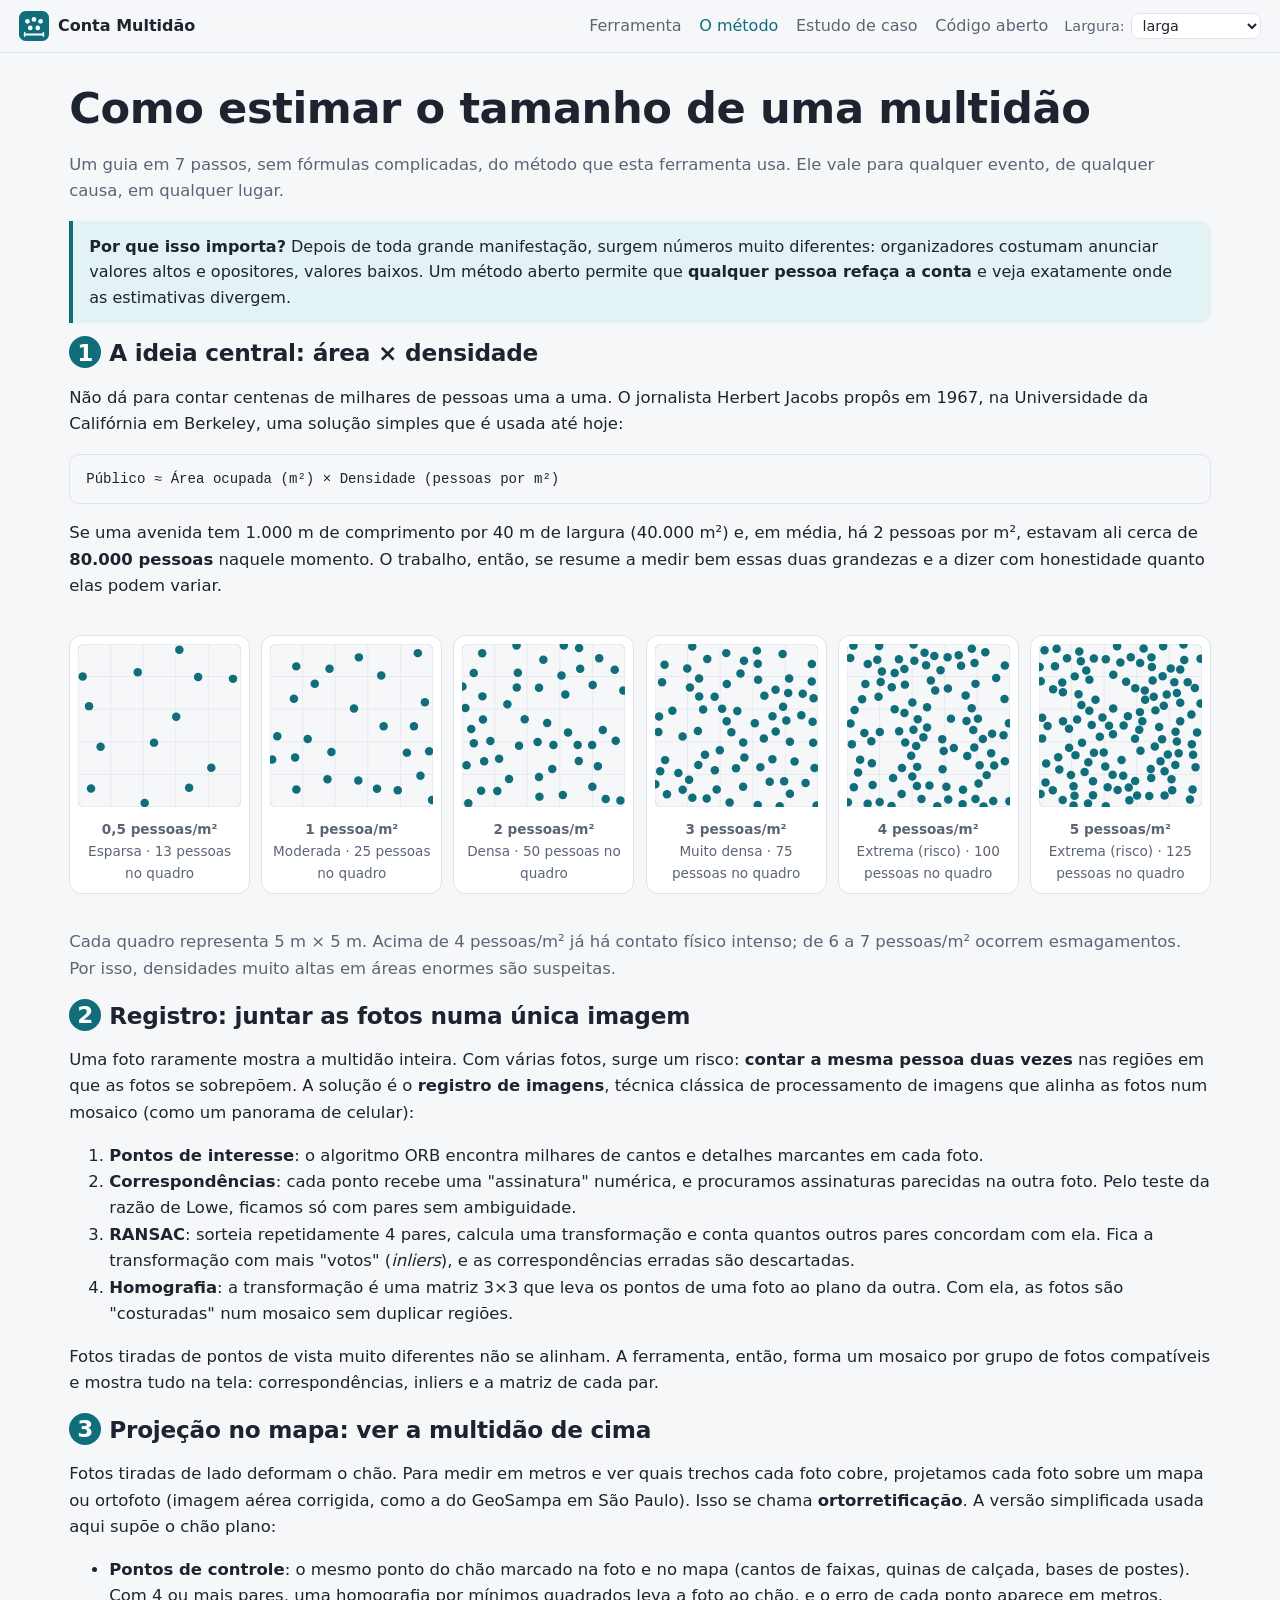
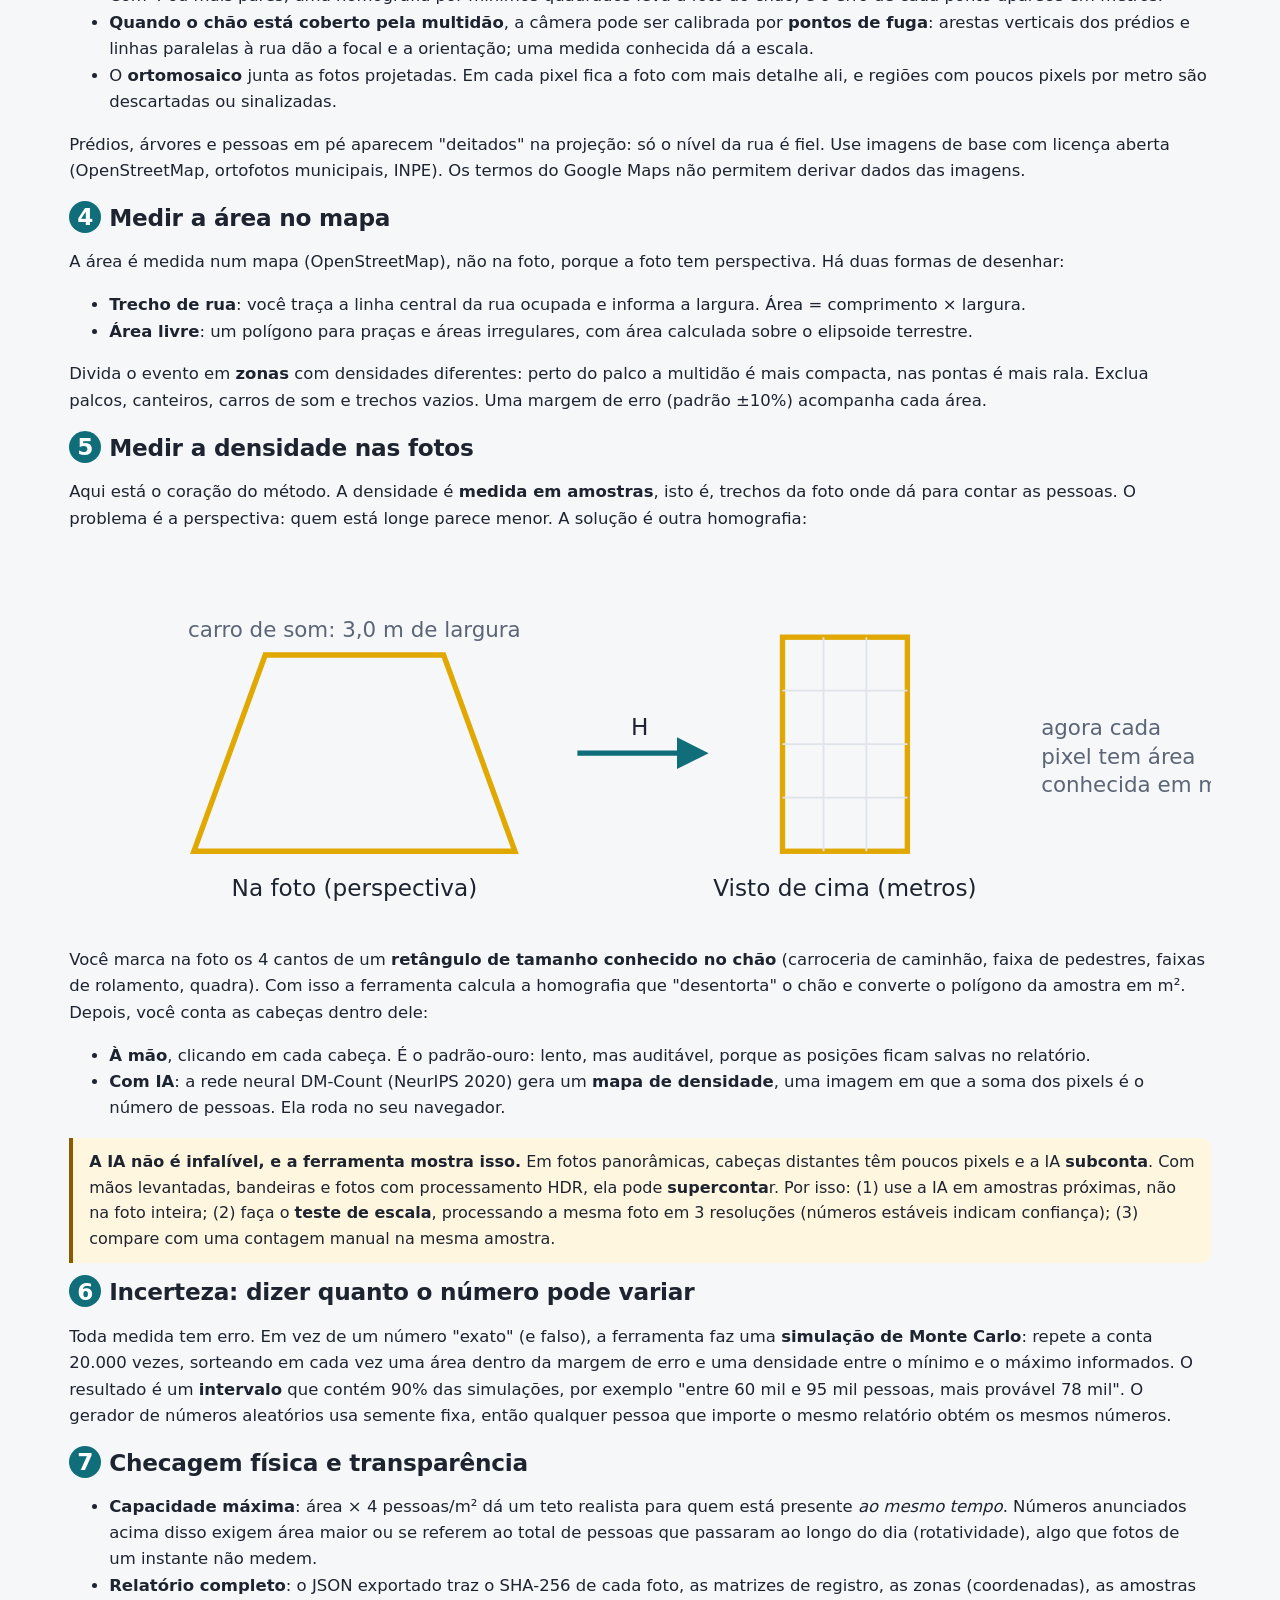
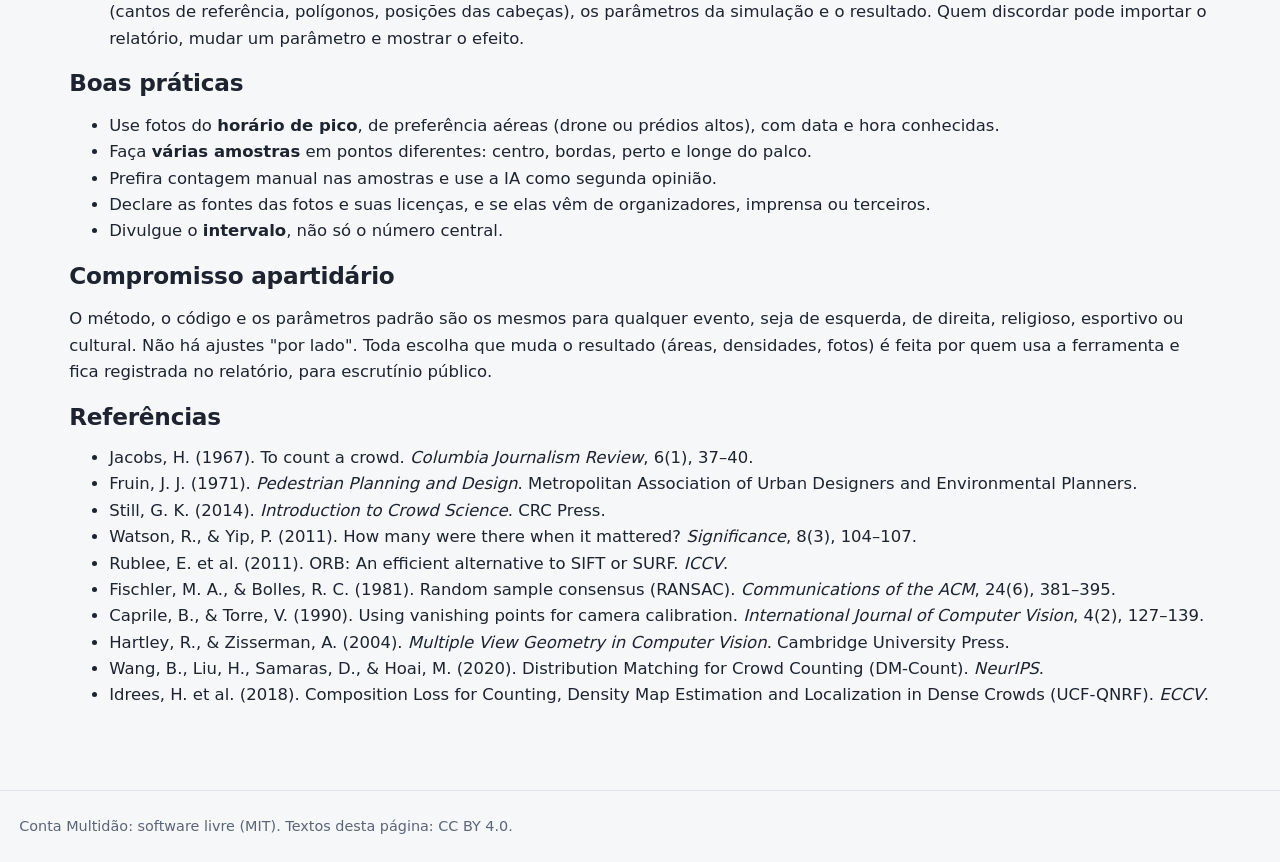
<file: docs/metodo.html>
<!doctype html>
<html lang="pt-BR">
<head>
  <meta charset="utf-8">
  <meta name="viewport" content="width=device-width, initial-scale=1">
  <title>O método: como estimar o tamanho de uma multidão | Conta Multidão</title>
  <meta name="description" content="Explicação didática do método científico de estimativa de público: registro de imagens, área × densidade, homografia, inteligência artificial e incerteza.">
  <link rel="icon" href="assets/icone.svg" type="image/svg+xml">
  <link rel="stylesheet" href="assets/css/estilo.css">
</head>
<body>
<header class="topo">
  <div class="conteudo">
    <a class="marca" href="./"><img src="assets/icone.svg" alt="" width="30" height="30"> Conta Multidão</a>
    <nav>
      <a href="./">Ferramenta</a>
      <a href="metodo.html" aria-current="page">O método</a>
      <a href="casos/paulista-2026-10-11.html">Estudo de caso</a>
      <a href="https://github.com/fzampirolli/conta-multidao">Código aberto</a>
    </nav>
      <label class="largura" title="Largura das páginas e áreas de trabalho (vale para todo o site)">Largura:
        <select id="largura-trabalho"><option value="normal">normal</option><option value="larga">larga</option><option value="janela">janela inteira</option></select></label>
  </div>
</header>

<main class="artigo">
  <h1>Como estimar o tamanho de uma multidão</h1>
  <p class="lead suave">Um guia em 7 passos, sem fórmulas complicadas, do método que esta ferramenta usa.
    Ele vale para qualquer evento, de qualquer causa, em qualquer lugar.</p>

  <div class="explica">
    <b>Por que isso importa?</b> Depois de toda grande manifestação, surgem números muito diferentes:
    organizadores costumam anunciar valores altos e opositores, valores baixos. Um método aberto
    permite que <b>qualquer pessoa refaça a conta</b> e veja exatamente onde as estimativas divergem.
  </div>

  <h2><span class="passo-num">1</span>A ideia central: área × densidade</h2>
  <p>Não dá para contar centenas de milhares de pessoas uma a uma. O jornalista Herbert Jacobs propôs em 1967, na
    Universidade da Califórnia em Berkeley, uma solução simples que é usada até hoje:</p>
  <div class="formula">Público ≈ Área ocupada (m²) × Densidade (pessoas por m²)</div>
  <p>Se uma avenida tem 1.000 m de comprimento por 40 m de largura (40.000 m²) e, em média, há 2 pessoas por m²,
    estavam ali cerca de <b>80.000 pessoas</b> naquele momento. O trabalho, então, se resume a medir bem
    essas duas grandezas e a dizer com honestidade quanto elas podem variar.</p>
  <div class="guia-densidade" id="guia"></div>
  <p class="pequeno suave">Cada quadro representa 5 m × 5 m. Acima de 4 pessoas/m² já há contato físico intenso;
    de 6 a 7 pessoas/m² ocorrem esmagamentos. Por isso, densidades muito altas em áreas enormes são suspeitas.</p>

  <h2><span class="passo-num">2</span>Registro: juntar as fotos numa única imagem</h2>
  <p>Uma foto raramente mostra a multidão inteira. Com várias fotos, surge um risco: <b>contar a mesma pessoa duas vezes</b>
    nas regiões em que as fotos se sobrepõem. A solução é o <b>registro de imagens</b>, técnica clássica de
    processamento de imagens que alinha as fotos num mosaico (como um panorama de celular):</p>
  <ol>
    <li><b>Pontos de interesse</b>: o algoritmo ORB encontra milhares de cantos e detalhes marcantes em cada foto.</li>
    <li><b>Correspondências</b>: cada ponto recebe uma "assinatura" numérica, e procuramos assinaturas parecidas na outra foto.
      Pelo teste da razão de Lowe, ficamos só com pares sem ambiguidade.</li>
    <li><b>RANSAC</b>: sorteia repetidamente 4 pares, calcula uma transformação e conta quantos outros pares concordam com ela.
      Fica a transformação com mais "votos" (<i>inliers</i>), e as correspondências erradas são descartadas.</li>
    <li><b>Homografia</b>: a transformação é uma matriz 3×3 que leva os pontos de uma foto ao plano da outra.
      Com ela, as fotos são "costuradas" num mosaico sem duplicar regiões.</li>
  </ol>
  <p>Fotos tiradas de pontos de vista muito diferentes não se alinham. A ferramenta, então, forma um mosaico por grupo
    de fotos compatíveis e mostra tudo na tela: correspondências, inliers e a matriz de cada par.</p>

  <h2><span class="passo-num">3</span>Projeção no mapa: ver a multidão de cima</h2>
  <p>Fotos tiradas de lado deformam o chão. Para medir em metros e ver quais trechos cada foto cobre, projetamos cada foto
    sobre um mapa ou ortofoto (imagem aérea corrigida, como a do GeoSampa em São Paulo). Isso se chama <b>ortorretificação</b>.
    A versão simplificada usada aqui supõe o chão plano:</p>
  <ul>
    <li><b>Pontos de controle</b>: o mesmo ponto do chão marcado na foto e no mapa (cantos de faixas, quinas de calçada, bases de postes).
      Com 4 ou mais pares, uma homografia por mínimos quadrados leva a foto ao chão, e o erro de cada ponto aparece em metros.</li>
    <li><b>Quando o chão está coberto pela multidão</b>, a câmera pode ser calibrada por <b>pontos de fuga</b>: arestas verticais
      dos prédios e linhas paralelas à rua dão a focal e a orientação; uma medida conhecida dá a escala.</li>
    <li>O <b>ortomosaico</b> junta as fotos projetadas. Em cada pixel fica a foto com mais detalhe ali, e regiões com poucos pixels
      por metro são descartadas ou sinalizadas.</li>
  </ul>
  <p>Prédios, árvores e pessoas em pé aparecem "deitados" na projeção: só o nível da rua é fiel. Use imagens de base com licença
    aberta (OpenStreetMap, ortofotos municipais, INPE). Os termos do Google Maps não permitem derivar dados das imagens.</p>

  <h2><span class="passo-num">4</span>Medir a área no mapa</h2>
  <p>A área é medida num mapa (OpenStreetMap), não na foto, porque a foto tem perspectiva. Há duas formas de desenhar:</p>
  <ul>
    <li><b>Trecho de rua</b>: você traça a linha central da rua ocupada e informa a largura. Área = comprimento × largura.</li>
    <li><b>Área livre</b>: um polígono para praças e áreas irregulares, com área calculada sobre o elipsoide terrestre.</li>
  </ul>
  <p>Divida o evento em <b>zonas</b> com densidades diferentes: perto do palco a multidão é mais compacta, nas pontas
    é mais rala. Exclua palcos, canteiros, carros de som e trechos vazios. Uma margem de erro (padrão ±10%) acompanha
    cada área.</p>

  <h2><span class="passo-num">5</span>Medir a densidade nas fotos</h2>
  <p>Aqui está o coração do método. A densidade é <b>medida em amostras</b>, isto é, trechos da foto onde dá para contar as pessoas.
    O problema é a perspectiva: quem está longe parece menor. A solução é outra homografia:</p>
  <svg viewBox="0 0 640 210" role="img" aria-label="Homografia: retângulo em perspectiva vira retângulo visto de cima" style="width:100%;color:var(--acento)">
    <polygon points="70,170 250,170 210,60 110,60" fill="none" stroke="#e0a800" stroke-width="3"/>
    <text x="160" y="195" text-anchor="middle" font-size="13" fill="var(--texto)">Na foto (perspectiva)</text>
    <text x="160" y="50" text-anchor="middle" font-size="12" fill="var(--suave)">carro de som: 3,0 m de largura</text>
    <path d="M285 115 h70" stroke="currentColor" stroke-width="3" marker-end="url(#seta)"/>
    <defs><marker id="seta" viewBox="0 0 10 10" refX="8" refY="5" markerWidth="6" markerHeight="6" orient="auto"><path d="M0 0L10 5L0 10z" fill="currentColor"/></marker></defs>
    <text x="320" y="105" text-anchor="middle" font-size="13" fill="var(--texto)">H</text>
    <rect x="400" y="50" width="70" height="120" fill="none" stroke="#e0a800" stroke-width="3"/>
    <g stroke="var(--borda)"><path d="M400 80h70M400 110h70M400 140h70M423 50v120M447 50v120"/></g>
    <text x="435" y="195" text-anchor="middle" font-size="13" fill="var(--texto)">Visto de cima (metros)</text>
    <text x="545" y="105" font-size="12" fill="var(--suave)">agora cada</text>
    <text x="545" y="121" font-size="12" fill="var(--suave)">pixel tem área</text>
    <text x="545" y="137" font-size="12" fill="var(--suave)">conhecida em m²</text>
  </svg>
  <p>Você marca na foto os 4 cantos de um <b>retângulo de tamanho conhecido no chão</b> (carroceria de caminhão, faixa de
    pedestres, faixas de rolamento, quadra). Com isso a ferramenta calcula a homografia que "desentorta" o chão e converte
    o polígono da amostra em m². Depois, você conta as cabeças dentro dele:</p>
  <ul>
    <li><b>À mão</b>, clicando em cada cabeça. É o padrão-ouro: lento, mas auditável, porque as posições ficam salvas no relatório.</li>
    <li><b>Com IA</b>: a rede neural DM-Count (NeurIPS 2020) gera um <b>mapa de densidade</b>, uma imagem em que a soma dos pixels
      é o número de pessoas. Ela roda no seu navegador.</li>
  </ul>
  <div class="aviso"><b>A IA não é infalível, e a ferramenta mostra isso.</b> Em fotos panorâmicas, cabeças distantes têm poucos
    pixels e a IA <b>subconta</b>. Com mãos levantadas, bandeiras e fotos com processamento HDR, ela pode <b>superconta</b>r.
    Por isso: (1) use a IA em amostras próximas, não na foto inteira; (2) faça o <b>teste de escala</b>, processando a mesma foto
    em 3 resoluções (números estáveis indicam confiança); (3) compare com uma contagem manual na mesma amostra.</div>

  <h2><span class="passo-num">6</span>Incerteza: dizer quanto o número pode variar</h2>
  <p>Toda medida tem erro. Em vez de um número "exato" (e falso), a ferramenta faz uma <b>simulação de Monte Carlo</b>:
    repete a conta 20.000 vezes, sorteando em cada vez uma área dentro da margem de erro e uma densidade entre o mínimo e o
    máximo informados. O resultado é um <b>intervalo</b> que contém 90% das simulações, por exemplo
    "entre 60 mil e 95 mil pessoas, mais provável 78 mil". O gerador de números aleatórios usa semente fixa, então qualquer
    pessoa que importe o mesmo relatório obtém os mesmos números.</p>

  <h2><span class="passo-num">7</span>Checagem física e transparência</h2>
  <ul>
    <li><b>Capacidade máxima</b>: área × 4 pessoas/m² dá um teto realista para quem está presente <i>ao mesmo tempo</i>.
      Números anunciados acima disso exigem área maior ou se referem ao total de pessoas que passaram ao longo do dia
      (rotatividade), algo que fotos de um instante não medem.</li>
    <li><b>Relatório completo</b>: o JSON exportado traz o SHA-256 de cada foto, as matrizes de registro, as zonas (coordenadas),
      as amostras (cantos de referência, polígonos, posições das cabeças), os parâmetros da simulação e o resultado.
      Quem discordar pode importar o relatório, mudar um parâmetro e mostrar o efeito.</li>
  </ul>

  <h2>Boas práticas</h2>
  <ul>
    <li>Use fotos do <b>horário de pico</b>, de preferência aéreas (drone ou prédios altos), com data e hora conhecidas.</li>
    <li>Faça <b>várias amostras</b> em pontos diferentes: centro, bordas, perto e longe do palco.</li>
    <li>Prefira contagem manual nas amostras e use a IA como segunda opinião.</li>
    <li>Declare as fontes das fotos e suas licenças, e se elas vêm de organizadores, imprensa ou terceiros.</li>
    <li>Divulgue o <b>intervalo</b>, não só o número central.</li>
  </ul>

  <h2>Compromisso apartidário</h2>
  <p>O método, o código e os parâmetros padrão são os mesmos para qualquer evento, seja de esquerda, de direita, religioso,
    esportivo ou cultural. Não há ajustes "por lado". Toda escolha que muda o resultado (áreas, densidades, fotos) é feita
    por quem usa a ferramenta e fica registrada no relatório, para escrutínio público.</p>

  <h2>Referências</h2>
  <ul class="pequeno">
    <li>Jacobs, H. (1967). To count a crowd. <i>Columbia Journalism Review</i>, 6(1), 37–40.</li>
    <li>Fruin, J. J. (1971). <i>Pedestrian Planning and Design</i>. Metropolitan Association of Urban Designers and Environmental Planners.</li>
    <li>Still, G. K. (2014). <i>Introduction to Crowd Science</i>. CRC Press.</li>
    <li>Watson, R., &amp; Yip, P. (2011). How many were there when it mattered? <i>Significance</i>, 8(3), 104–107.</li>
    <li>Rublee, E. et al. (2011). ORB: An efficient alternative to SIFT or SURF. <i>ICCV</i>.</li>
    <li>Fischler, M. A., &amp; Bolles, R. C. (1981). Random sample consensus (RANSAC). <i>Communications of the ACM</i>, 24(6), 381–395.</li>
    <li>Caprile, B., &amp; Torre, V. (1990). Using vanishing points for camera calibration. <i>International Journal of Computer Vision</i>, 4(2), 127–139.</li>
    <li>Hartley, R., &amp; Zisserman, A. (2004). <i>Multiple View Geometry in Computer Vision</i>. Cambridge University Press.</li>
    <li>Wang, B., Liu, H., Samaras, D., &amp; Hoai, M. (2020). Distribution Matching for Crowd Counting (DM-Count). <i>NeurIPS</i>.</li>
    <li>Idrees, H. et al. (2018). Composition Loss for Counting, Density Map Estimation and Localization in Dense Crowds (UCF-QNRF). <i>ECCV</i>.</li>
  </ul>
</main>

<footer><div class="conteudo">Conta Multidão: software livre (MIT). Textos desta página: CC BY 4.0.</div></footer>
<script type="module">
  import { desenharGuia } from "./assets/js/densidades.js";
  import { iniciarLargura } from "./assets/js/largura.js";
  iniciarLargura();
  desenharGuia(document.getElementById("guia"));
</script>
</body>
</html>
</file>
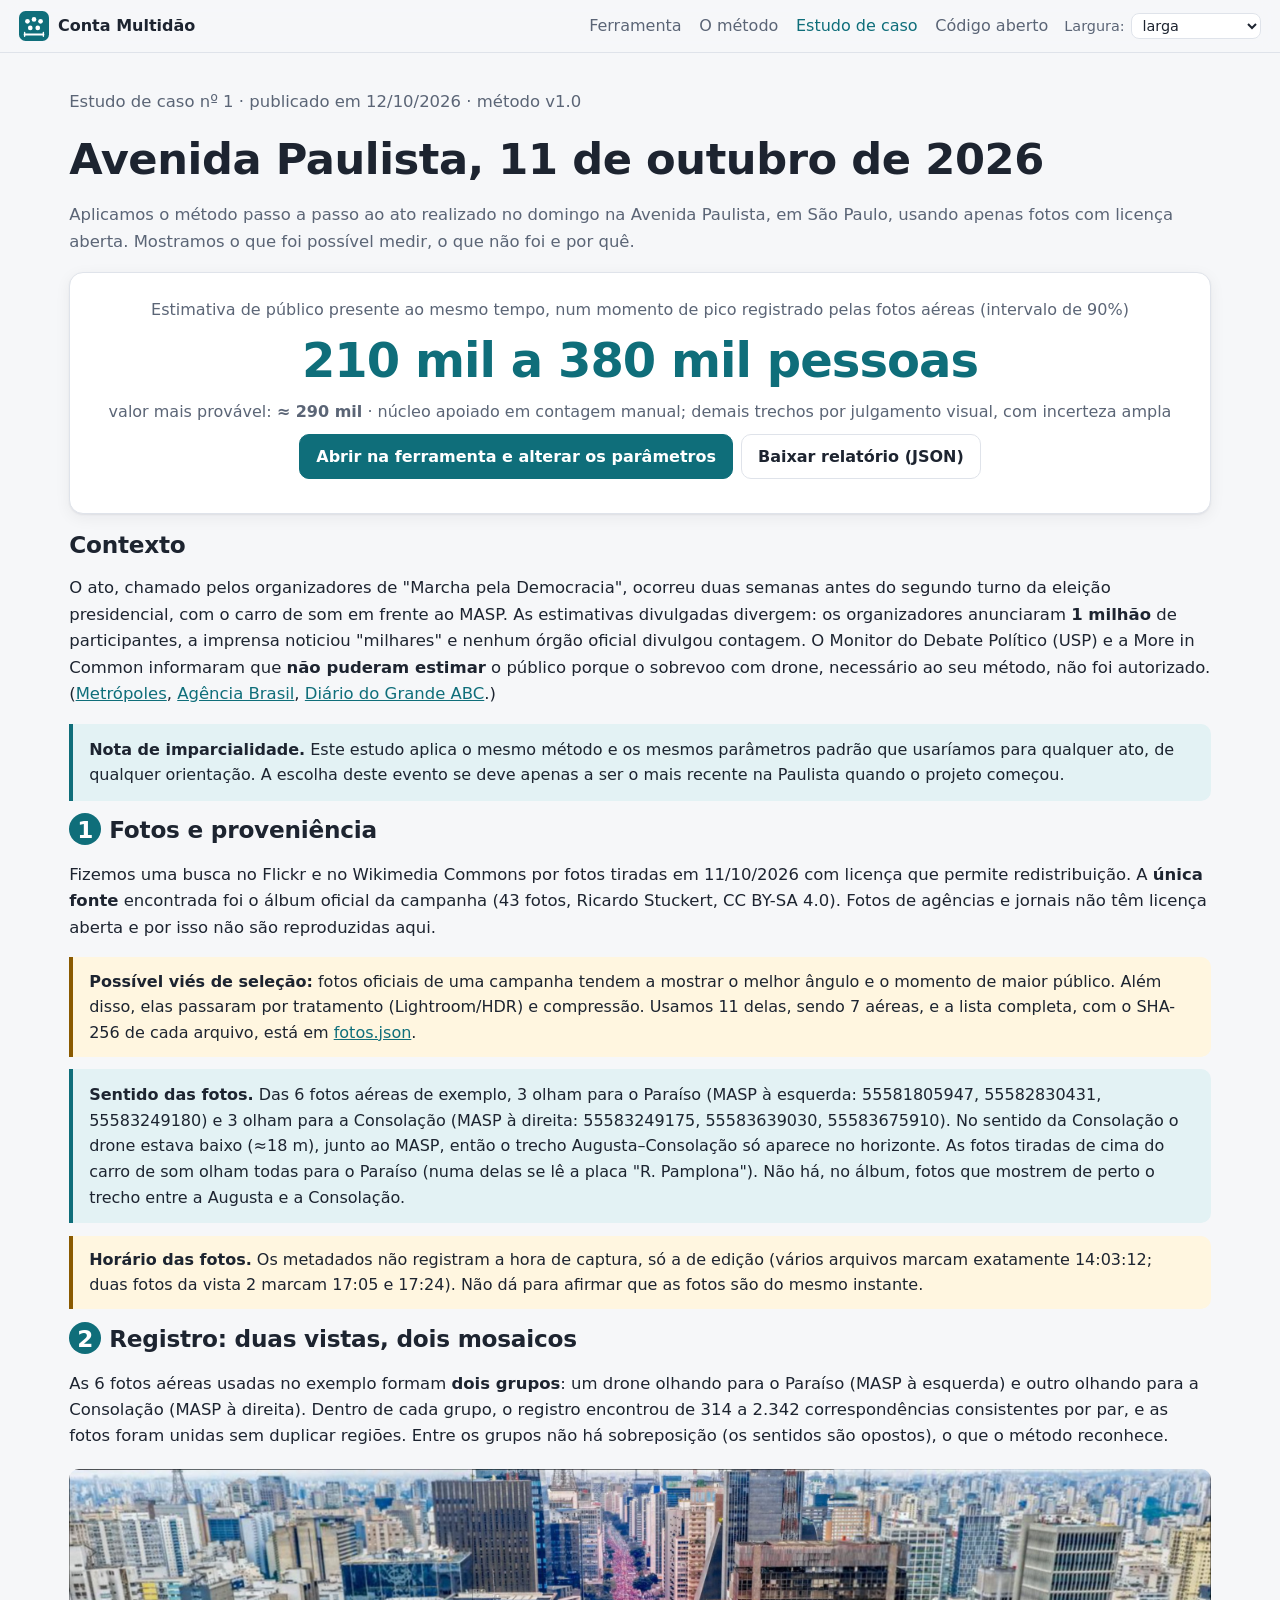
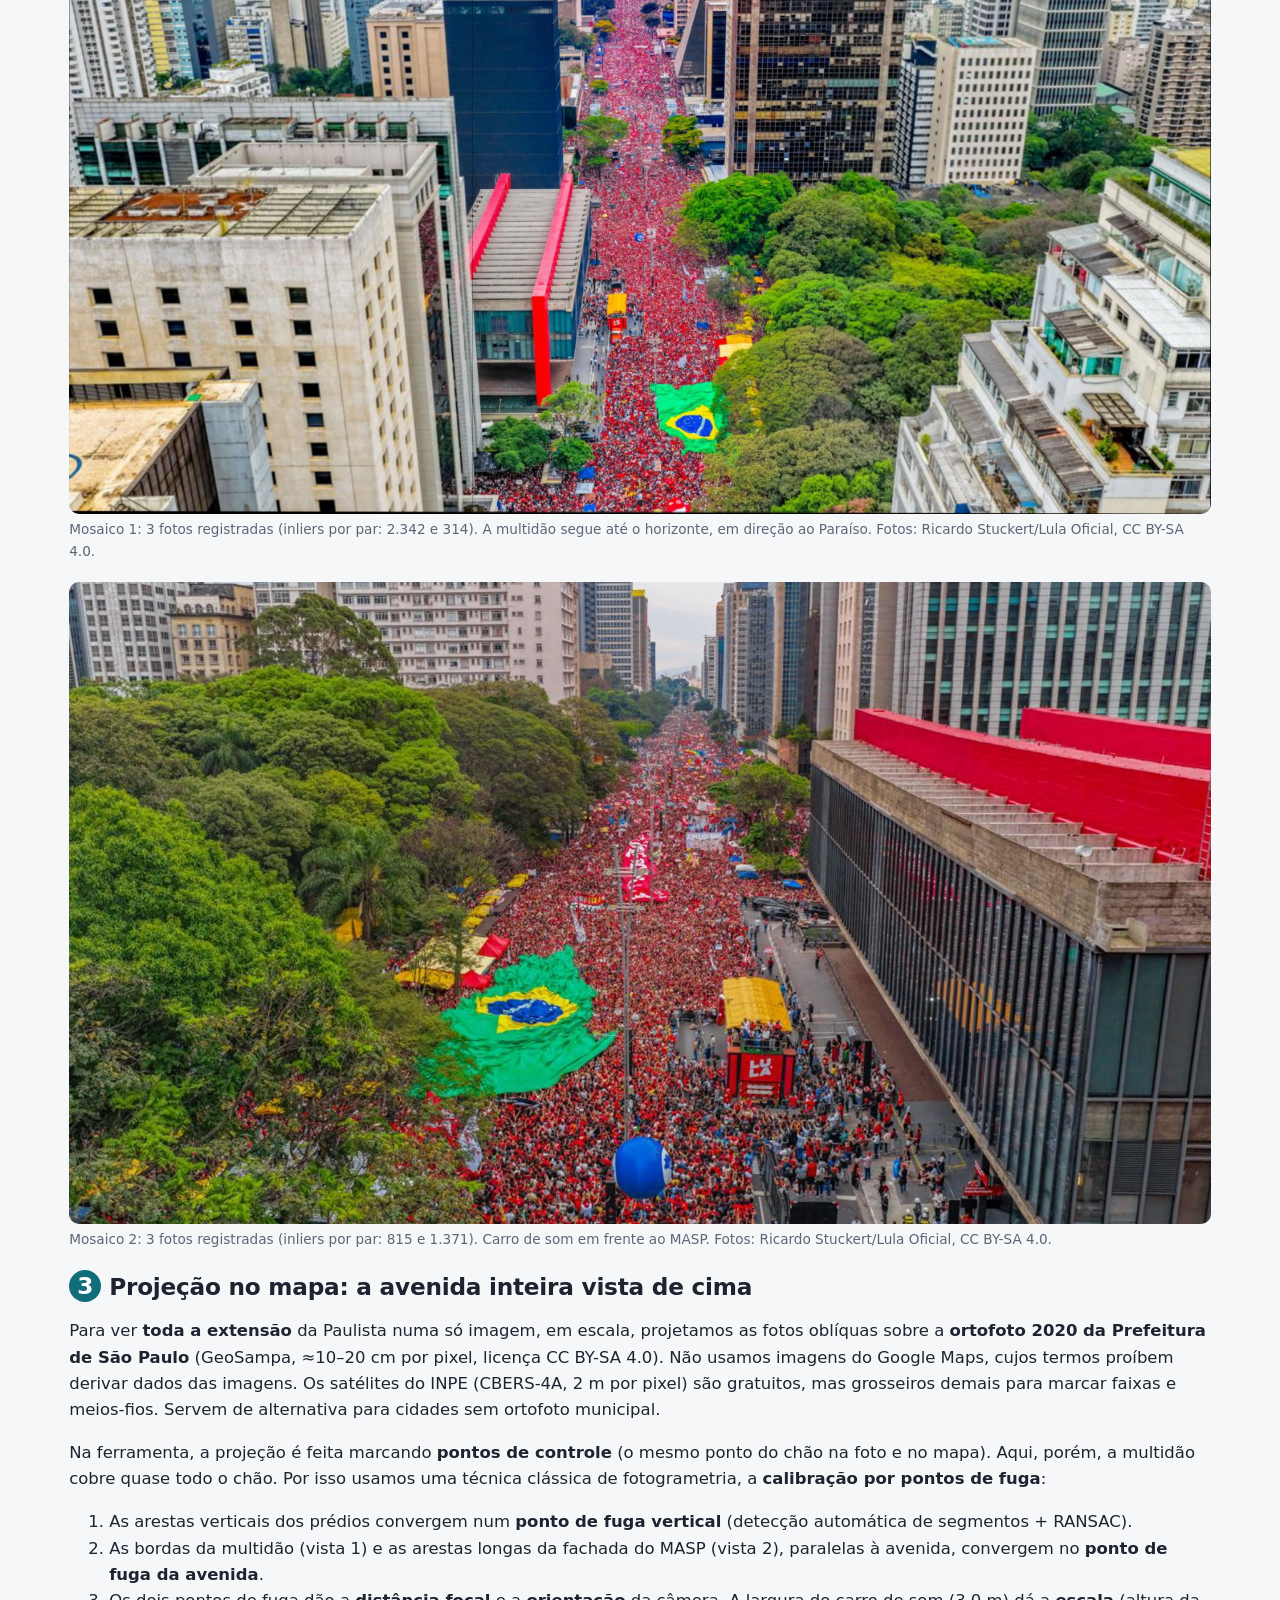
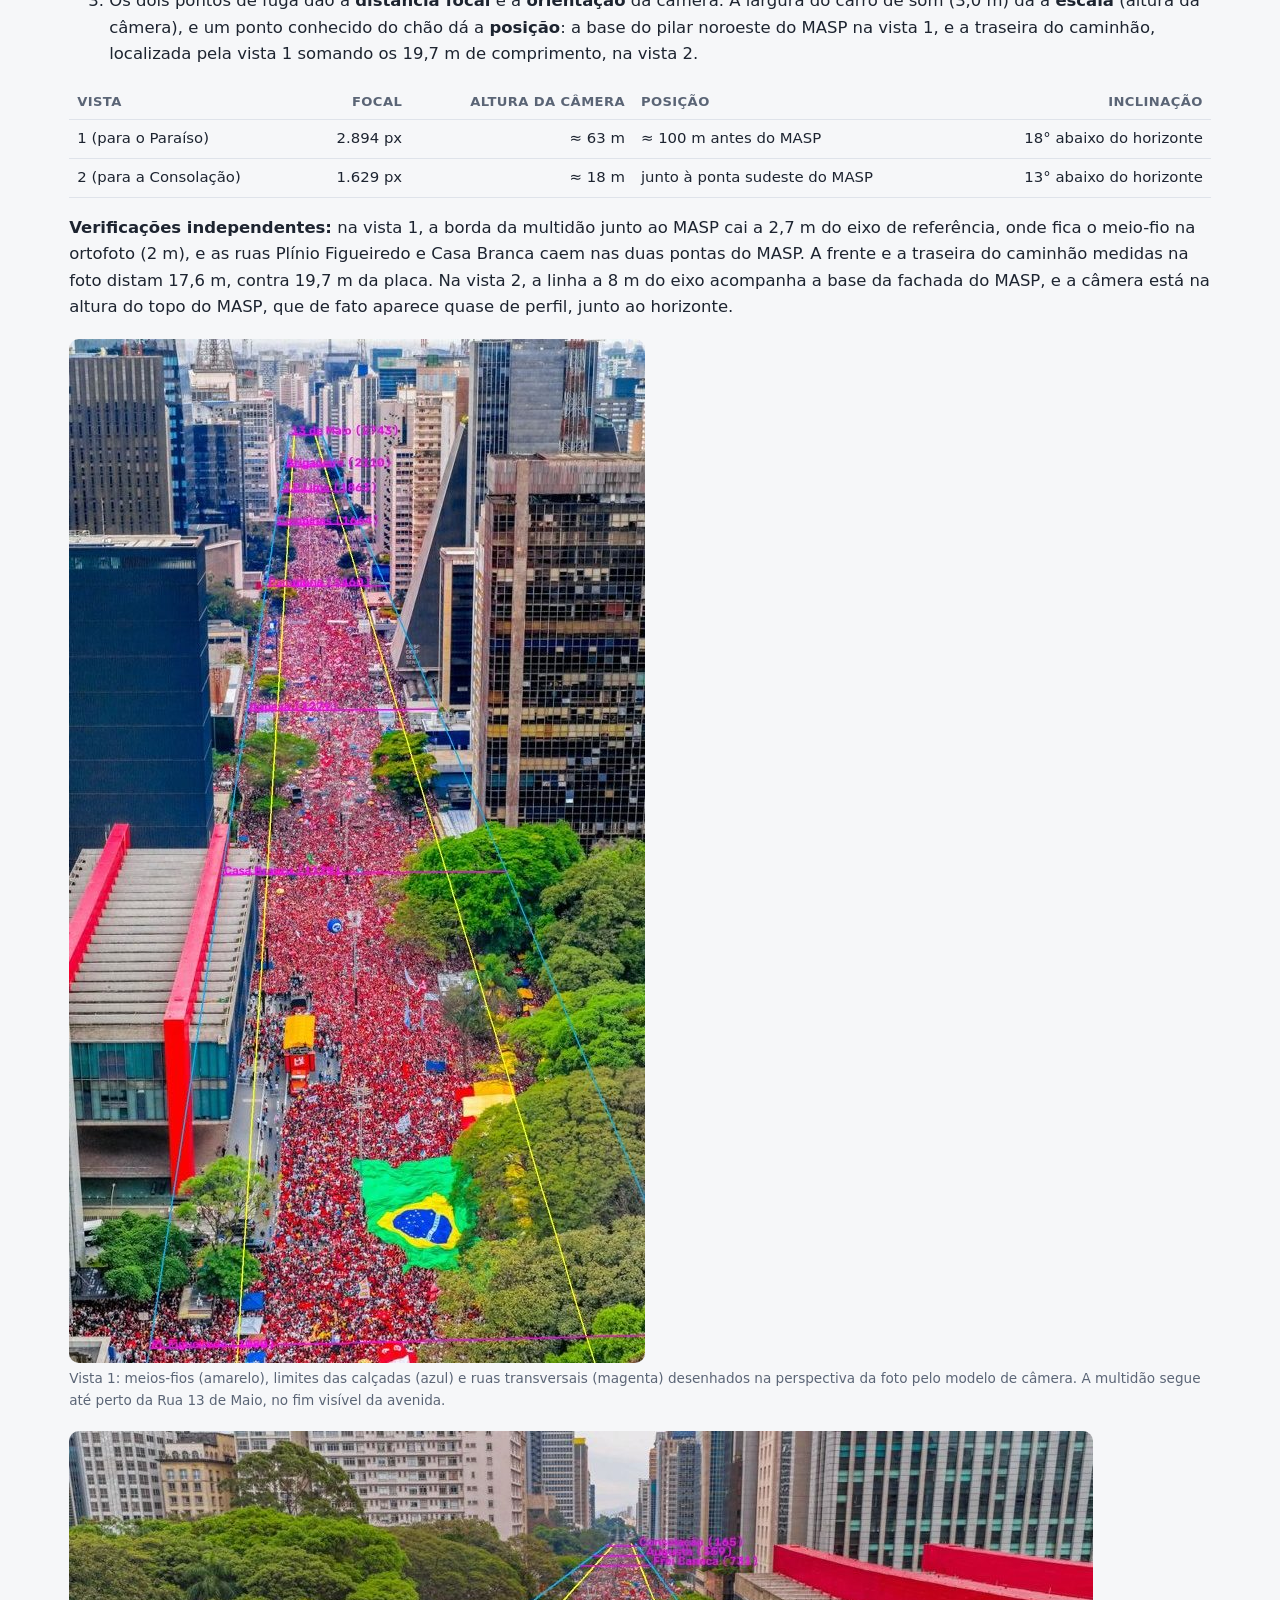
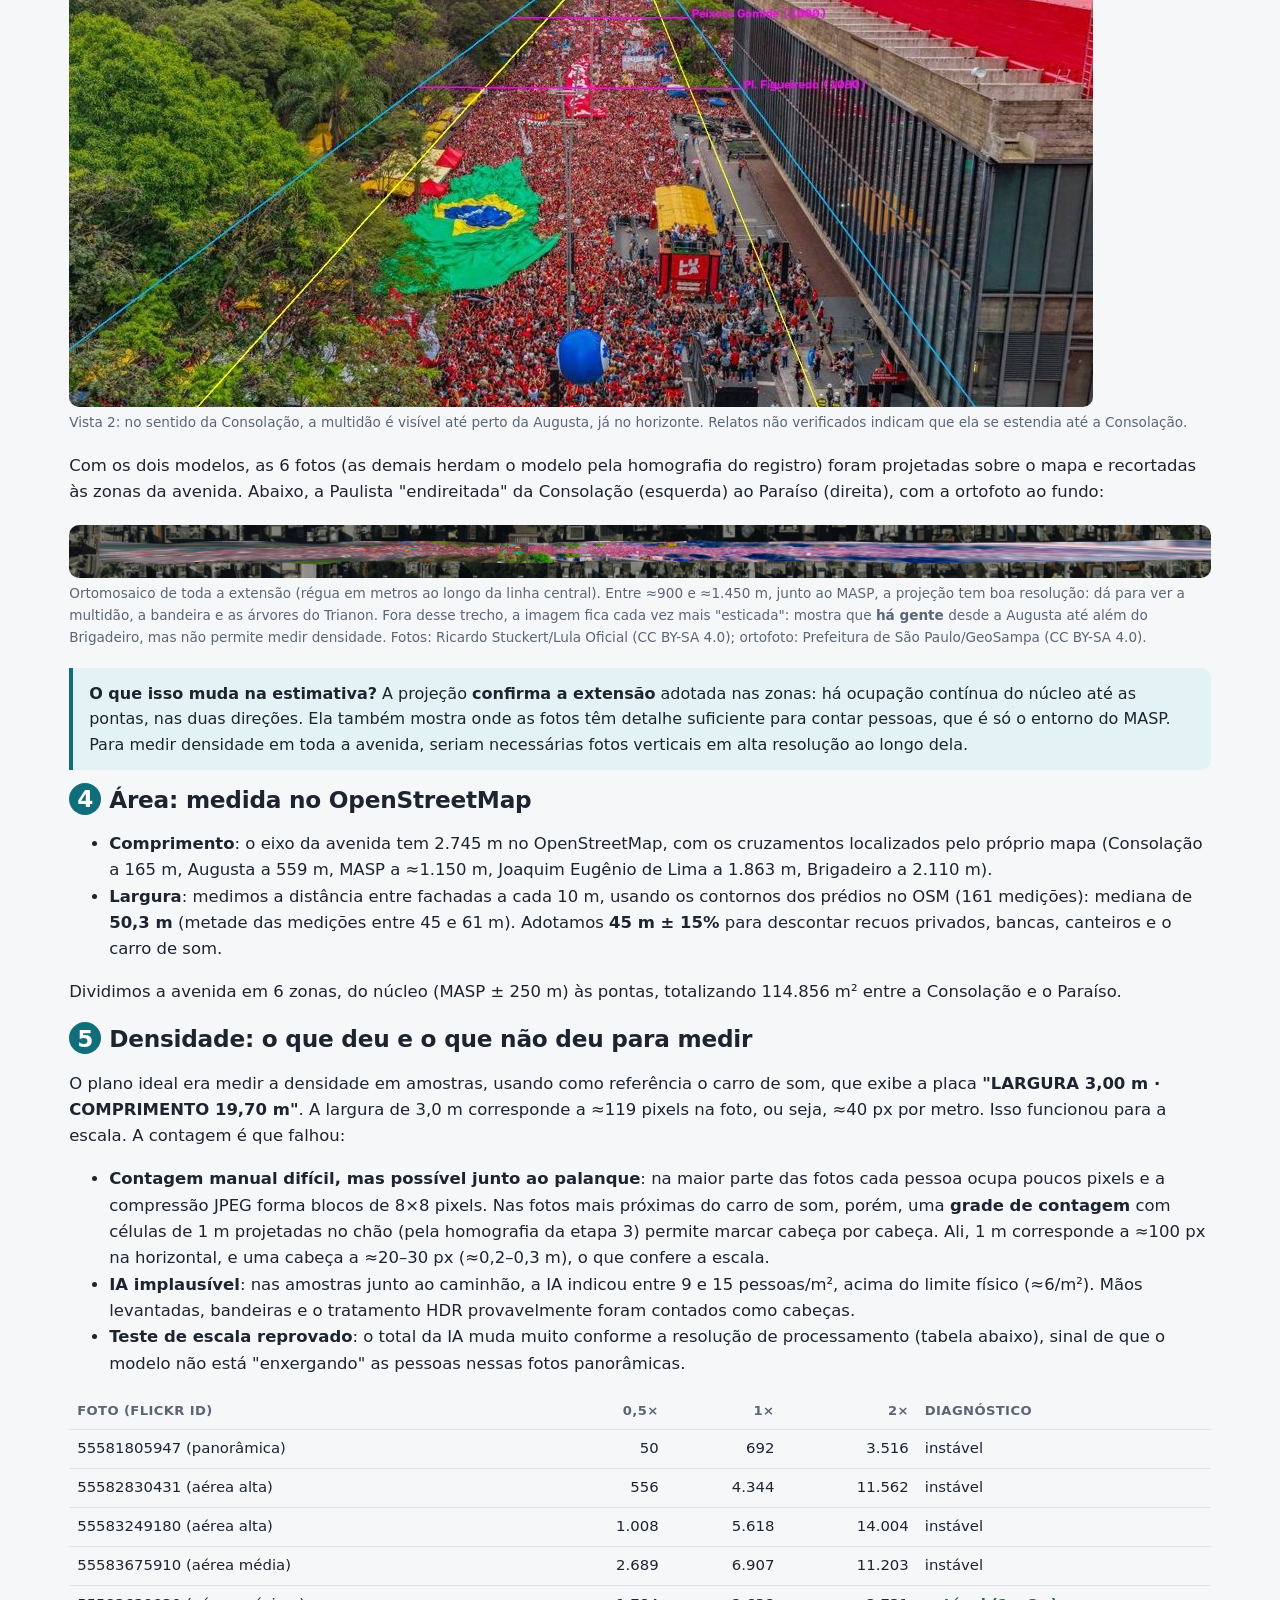
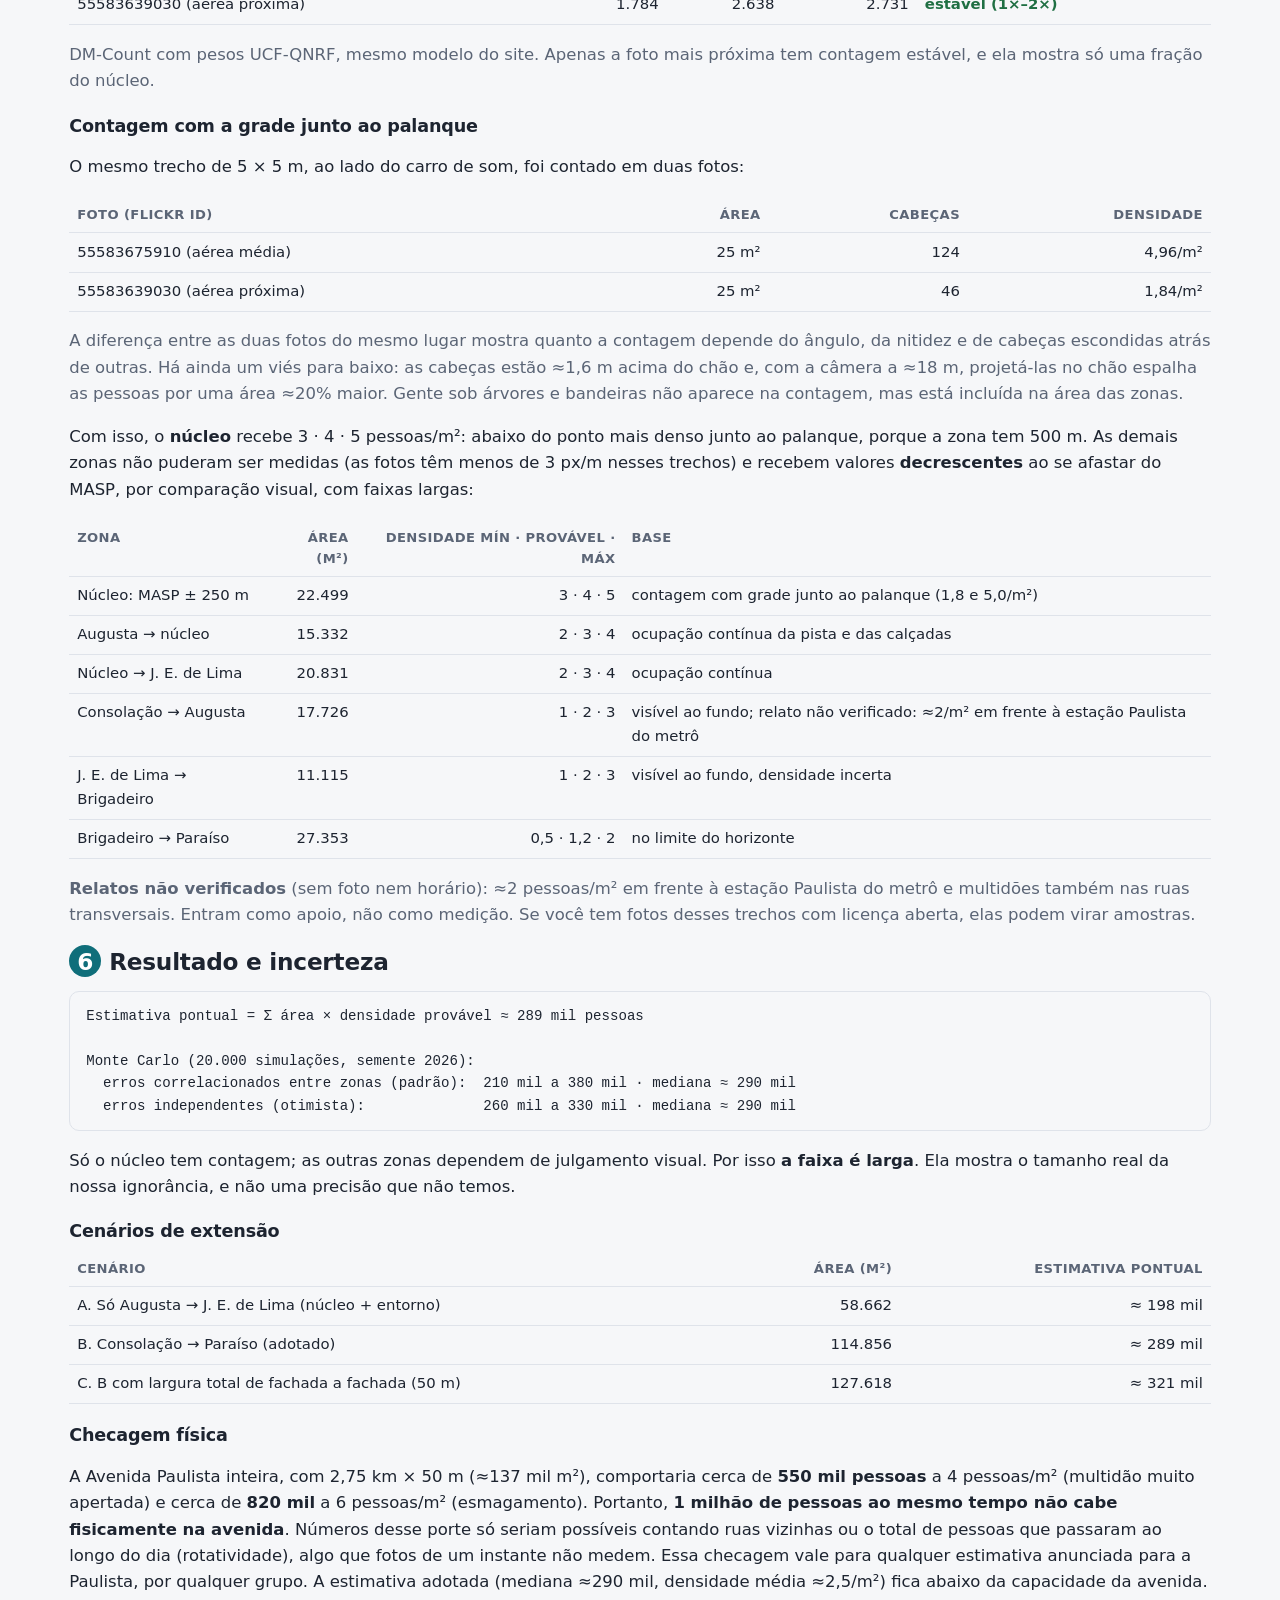
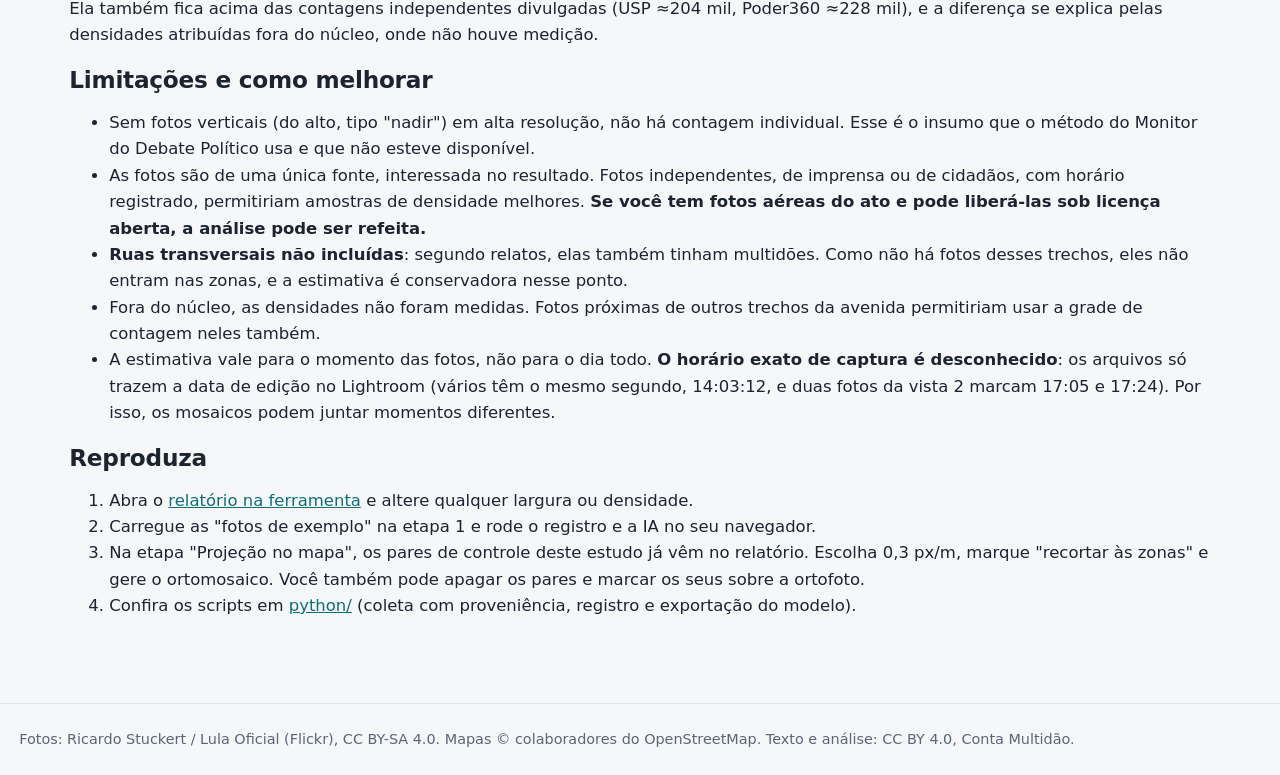
<file: docs/casos/paulista-2026-10-11.html>
<!doctype html>
<html lang="pt-BR">
<head>
  <meta charset="utf-8">
  <meta name="viewport" content="width=device-width, initial-scale=1">
  <title>Estudo de caso: Av. Paulista, 11/10/2026 | Conta Multidão</title>
  <meta name="description" content="Aplicação passo a passo do método Conta Multidão às fotos com licença aberta do ato de 11/10/2026 na Avenida Paulista.">
  <link rel="icon" href="../assets/icone.svg" type="image/svg+xml">
  <link rel="stylesheet" href="../assets/css/estilo.css">
</head>
<body>
<header class="topo">
  <div class="conteudo">
    <a class="marca" href="../"><img src="../assets/icone.svg" alt="" width="30" height="30"> Conta Multidão</a>
    <nav>
      <a href="../">Ferramenta</a>
      <a href="../metodo.html">O método</a>
      <a href="paulista-2026-10-11.html" aria-current="page">Estudo de caso</a>
      <a href="https://github.com/fzampirolli/conta-multidao">Código aberto</a>
    </nav>
      <label class="largura" title="Largura das páginas e áreas de trabalho (vale para todo o site)">Largura:
        <select id="largura-trabalho"><option value="normal">normal</option><option value="larga">larga</option><option value="janela">janela inteira</option></select></label>
  </div>
</header>

<main class="artigo">
  <p class="suave pequeno">Estudo de caso nº 1 · publicado em 12/10/2026 · método v1.0</p>
  <h1>Avenida Paulista, 11 de outubro de 2026</h1>
  <p class="lead suave">Aplicamos o método passo a passo ao ato realizado no domingo na Avenida Paulista, em São Paulo,
    usando apenas fotos com licença aberta. Mostramos o que foi possível medir, o que não foi e por quê.</p>

  <div class="cartao resultado-grande">
    <div class="meio">Estimativa de público presente ao mesmo tempo, num momento de pico registrado pelas fotos aéreas (intervalo de 90%)</div>
    <div class="faixa">210 mil a 380 mil pessoas</div>
    <div class="meio">valor mais provável: <b>≈ 290 mil</b> · núcleo apoiado em contagem manual; demais trechos por julgamento visual, com incerteza ampla</div>
    <div class="grupo-botoes" style="justify-content:center">
      <a class="botao primario" href="../?relatorio=casos/paulista-2026-10-11/relatorio.json">Abrir na ferramenta e alterar os parâmetros</a>
      <a class="botao" href="paulista-2026-10-11/relatorio.json" download>Baixar relatório (JSON)</a>
    </div>
  </div>

  <h2>Contexto</h2>
  <p>O ato, chamado pelos organizadores de "Marcha pela Democracia", ocorreu duas semanas antes do segundo turno da eleição presidencial,
    com o carro de som em frente ao MASP. As estimativas divulgadas divergem: os organizadores anunciaram <b>1 milhão</b> de participantes,
    a imprensa noticiou "milhares" e nenhum órgão oficial divulgou contagem. O Monitor do Debate Político (USP) e a More in Common
    informaram que <b>não puderam estimar</b> o público porque o sobrevoo com drone, necessário ao seu método, não foi autorizado.
    (<a href="https://www.metropoles.com/colunas/ramiro-brites/lula-usp-ato">Metrópoles</a>,
    <a href="https://agenciabrasil.ebc.com.br/politica/noticia/2026-10/ato-pela-reeleicao-de-lula-leva-milhares-a-avenida-paulista">Agência Brasil</a>,
    <a href="https://www.dgabc.com.br/Noticia/4352198/pm-relata-depredacao-tumulto-e-pichacoes-em-dispersao-de-ato-pro-lula-na-paulista">Diário do Grande ABC</a>.)</p>
  <div class="explica"><b>Nota de imparcialidade.</b> Este estudo aplica o mesmo método e os mesmos parâmetros padrão que usaríamos para
    qualquer ato, de qualquer orientação. A escolha deste evento se deve apenas a ser o mais recente na Paulista quando o projeto começou.</div>

  <h2><span class="passo-num">1</span>Fotos e proveniência</h2>
  <p>Fizemos uma busca no Flickr e no Wikimedia Commons por fotos tiradas em 11/10/2026 com licença que permite redistribuição.
    A <b>única fonte</b> encontrada foi o álbum oficial da campanha (43 fotos, Ricardo Stuckert, CC BY-SA 4.0). Fotos de agências e
    jornais não têm licença aberta e por isso não são reproduzidas aqui.</p>
  <div class="aviso"><b>Possível viés de seleção:</b> fotos oficiais de uma campanha tendem a mostrar o melhor ângulo e o momento de maior
    público. Além disso, elas passaram por tratamento (Lightroom/HDR) e compressão. Usamos 11 delas, sendo 7 aéreas, e a lista
    completa, com o SHA-256 de cada arquivo, está em <a href="paulista-2026-10-11/fotos.json">fotos.json</a>.</div>

  <div class="explica"><b>Sentido das fotos.</b> Das 6 fotos aéreas de exemplo, 3 olham para o Paraíso (MASP à esquerda: 55581805947,
    55582830431, 55583249180) e 3 olham para a Consolação (MASP à direita: 55583249175, 55583639030, 55583675910). No sentido da
    Consolação o drone estava baixo (≈18 m), junto ao MASP, então o trecho Augusta–Consolação só aparece no horizonte. As fotos tiradas
    de cima do carro de som olham todas para o Paraíso (numa delas se lê a placa "R. Pamplona"). Não há, no álbum, fotos que mostrem de
    perto o trecho entre a Augusta e a Consolação.</div>
  <div class="aviso"><b>Horário das fotos.</b> Os metadados não registram a hora de captura, só a de edição (vários arquivos marcam
    exatamente 14:03:12; duas fotos da vista 2 marcam 17:05 e 17:24). Não dá para afirmar que as fotos são do mesmo instante.</div>

  <h2><span class="passo-num">2</span>Registro: duas vistas, dois mosaicos</h2>
  <p>As 6 fotos aéreas usadas no exemplo formam <b>dois grupos</b>: um drone olhando para o Paraíso (MASP à esquerda) e outro olhando para
    a Consolação (MASP à direita). Dentro de cada grupo, o registro encontrou de 314 a 2.342 correspondências consistentes por par, e as
    fotos foram unidas sem duplicar regiões. Entre os grupos não há sobreposição (os sentidos são opostos), o que o método reconhece.</p>
  <figure><img src="paulista-2026-10-11/mosaico-1.jpg" alt="Mosaico de 3 fotos aéreas olhando para o Paraíso" loading="lazy">
    <figcaption>Mosaico 1: 3 fotos registradas (inliers por par: 2.342 e 314). A multidão segue até o horizonte, em direção ao Paraíso.
      Fotos: Ricardo Stuckert/Lula Oficial, CC BY-SA 4.0.</figcaption></figure>
  <figure><img src="paulista-2026-10-11/mosaico-2.jpg" alt="Mosaico de 3 fotos aéreas olhando para a Consolação" loading="lazy">
    <figcaption>Mosaico 2: 3 fotos registradas (inliers por par: 815 e 1.371). Carro de som em frente ao MASP. Fotos: Ricardo Stuckert/Lula Oficial, CC BY-SA 4.0.</figcaption></figure>


  <h2><span class="passo-num">3</span>Projeção no mapa: a avenida inteira vista de cima</h2>
  <p>Para ver <b>toda a extensão</b> da Paulista numa só imagem, em escala, projetamos as fotos oblíquas sobre a
    <b>ortofoto 2020 da Prefeitura de São Paulo</b> (GeoSampa, ≈10–20 cm por pixel, licença CC BY-SA 4.0). Não usamos imagens do
    Google Maps, cujos termos proíbem derivar dados das imagens. Os satélites do INPE (CBERS-4A, 2 m por pixel) são gratuitos,
    mas grosseiros demais para marcar faixas e meios-fios. Servem de alternativa para cidades sem ortofoto municipal.</p>
  <p>Na ferramenta, a projeção é feita marcando <b>pontos de controle</b> (o mesmo ponto do chão na foto e no mapa). Aqui, porém,
    a multidão cobre quase todo o chão. Por isso usamos uma técnica clássica de fotogrametria, a <b>calibração por pontos de fuga</b>:</p>
  <ol>
    <li>As arestas verticais dos prédios convergem num <b>ponto de fuga vertical</b> (detecção automática de segmentos + RANSAC).</li>
    <li>As bordas da multidão (vista 1) e as arestas longas da fachada do MASP (vista 2), paralelas à avenida, convergem no
      <b>ponto de fuga da avenida</b>.</li>
    <li>Os dois pontos de fuga dão a <b>distância focal</b> e a <b>orientação</b> da câmera. A largura do carro de som (3,0 m) dá a
      <b>escala</b> (altura da câmera), e um ponto conhecido do chão dá a <b>posição</b>: a base do pilar noroeste do MASP na vista 1,
      e a traseira do caminhão, localizada pela vista 1 somando os 19,7 m de comprimento, na vista 2.</li>
  </ol>
  <table>
    <tr><th>Vista</th><th class="num">Focal</th><th class="num">Altura da câmera</th><th>Posição</th><th class="num">Inclinação</th></tr>
    <tr><td>1 (para o Paraíso)</td><td class="num">2.894 px</td><td class="num">≈ 63 m</td><td>≈ 100 m antes do MASP</td><td class="num">18° abaixo do horizonte</td></tr>
    <tr><td>2 (para a Consolação)</td><td class="num">1.629 px</td><td class="num">≈ 18 m</td><td>junto à ponta sudeste do MASP</td><td class="num">13° abaixo do horizonte</td></tr>
  </table>
  <p><b>Verificações independentes:</b> na vista 1, a borda da multidão junto ao MASP cai a 2,7 m do eixo de referência, onde fica o
    meio-fio na ortofoto (2 m), e as ruas Plínio Figueiredo e Casa Branca caem nas duas pontas do MASP. A frente e a traseira do
    caminhão medidas na foto distam 17,6 m, contra 19,7 m da placa. Na vista 2, a linha a 8 m do eixo acompanha a base da fachada do
    MASP, e a câmera está na altura do topo do MASP, que de fato aparece quase de perfil, junto ao horizonte.</p>
  <figure><img src="paulista-2026-10-11/cam10_grade.jpg" alt="Vista 1 com meios-fios e ruas transversais projetados" loading="lazy">
    <figcaption>Vista 1: meios-fios (amarelo), limites das calçadas (azul) e ruas transversais (magenta) desenhados na perspectiva da foto
      pelo modelo de câmera. A multidão segue até perto da Rua 13 de Maio, no fim visível da avenida.</figcaption></figure>
  <figure><img src="paulista-2026-10-11/cam27_grade.jpg" alt="Vista 2 com meios-fios e ruas transversais projetados" loading="lazy">
    <figcaption>Vista 2: no sentido da Consolação, a multidão é visível até perto da Augusta, já no horizonte. Relatos não verificados indicam que ela se estendia até a Consolação.</figcaption></figure>
  <p>Com os dois modelos, as 6 fotos (as demais herdam o modelo pela homografia do registro) foram projetadas sobre o mapa e recortadas
    às zonas da avenida. Abaixo, a Paulista "endireitada" da Consolação (esquerda) ao Paraíso (direita), com a ortofoto ao fundo:</p>
  <figure><img src="paulista-2026-10-11/avenida-projetada.jpg" alt="Ortomosaico da Avenida Paulista endireitado" loading="lazy" style="width:100%">
    <figcaption>Ortomosaico de toda a extensão (régua em metros ao longo da linha central). Entre ≈900 e ≈1.450 m, junto ao MASP, a projeção tem
      boa resolução: dá para ver a multidão, a bandeira e as árvores do Trianon. Fora desse trecho, a imagem fica cada vez mais "esticada":
      mostra que <b>há gente</b> desde a Augusta até além do Brigadeiro, mas não permite medir densidade. Fotos: Ricardo Stuckert/Lula Oficial
      (CC BY-SA 4.0); ortofoto: Prefeitura de São Paulo/GeoSampa (CC BY-SA 4.0).</figcaption></figure>
  <div class="explica"><b>O que isso muda na estimativa?</b> A projeção <b>confirma a extensão</b> adotada nas zonas: há ocupação contínua do
    núcleo até as pontas, nas duas direções. Ela também mostra onde as fotos têm detalhe suficiente para contar pessoas, que é só
    o entorno do MASP. Para medir densidade em toda a avenida, seriam necessárias fotos verticais em alta resolução ao longo dela.</div>
  <h2><span class="passo-num">4</span>Área: medida no OpenStreetMap</h2>
  <ul>
    <li><b>Comprimento</b>: o eixo da avenida tem 2.745 m no OpenStreetMap, com os cruzamentos localizados pelo próprio mapa
      (Consolação a 165 m, Augusta a 559 m, MASP a ≈1.150 m, Joaquim Eugênio de Lima a 1.863 m, Brigadeiro a 2.110 m).</li>
    <li><b>Largura</b>: medimos a distância entre fachadas a cada 10 m, usando os contornos dos prédios no OSM (161 medições):
      mediana de <b>50,3 m</b> (metade das medições entre 45 e 61 m). Adotamos <b>45 m ± 15%</b> para descontar recuos privados,
      bancas, canteiros e o carro de som.</li>
  </ul>
  <p>Dividimos a avenida em 6 zonas, do núcleo (MASP ± 250 m) às pontas, totalizando 114.856 m² entre a Consolação e o Paraíso.</p>

  <h2><span class="passo-num">5</span>Densidade: o que deu e o que não deu para medir</h2>
  <p>O plano ideal era medir a densidade em amostras, usando como referência o carro de som, que exibe a placa
    <b>"LARGURA 3,00 m · COMPRIMENTO 19,70 m"</b>. A largura de 3,0 m corresponde a ≈119 pixels na foto, ou seja, ≈40 px por metro.
    Isso funcionou para a escala. A contagem é que falhou:</p>
  <ul>
    <li><b>Contagem manual difícil, mas possível junto ao palanque</b>: na maior parte das fotos cada pessoa ocupa poucos pixels e a
      compressão JPEG forma blocos de 8×8 pixels. Nas fotos mais próximas do carro de som, porém, uma <b>grade de contagem</b> com células
      de 1 m projetadas no chão (pela homografia da etapa 3) permite marcar cabeça por cabeça. Ali, 1 m corresponde a ≈100 px na
      horizontal, e uma cabeça a ≈20–30 px (≈0,2–0,3 m), o que confere a escala.</li>
    <li><b>IA implausível</b>: nas amostras junto ao caminhão, a IA indicou entre 9 e 15 pessoas/m², acima do limite físico (≈6/m²).
      Mãos levantadas, bandeiras e o tratamento HDR provavelmente foram contados como cabeças.</li>
    <li><b>Teste de escala reprovado</b>: o total da IA muda muito conforme a resolução de processamento (tabela abaixo),
      sinal de que o modelo não está "enxergando" as pessoas nessas fotos panorâmicas.</li>
  </ul>
  <table>
    <tr><th>Foto (Flickr id)</th><th class="num">0,5×</th><th class="num">1×</th><th class="num">2×</th><th>Diagnóstico</th></tr>
    <tr><td>55581805947 (panorâmica)</td><td class="num">50</td><td class="num">692</td><td class="num">3.516</td><td>instável</td></tr>
    <tr><td>55582830431 (aérea alta)</td><td class="num">556</td><td class="num">4.344</td><td class="num">11.562</td><td>instável</td></tr>
    <tr><td>55583249180 (aérea alta)</td><td class="num">1.008</td><td class="num">5.618</td><td class="num">14.004</td><td>instável</td></tr>
    <tr><td>55583675910 (aérea média)</td><td class="num">2.689</td><td class="num">6.907</td><td class="num">11.203</td><td>instável</td></tr>
    <tr><td>55583639030 (aérea próxima)</td><td class="num">1.784</td><td class="num">2.638</td><td class="num">2.731</td><td class="ok">estável (1×–2×)</td></tr>
  </table>
  <p class="pequeno suave">DM-Count com pesos UCF-QNRF, mesmo modelo do site. Apenas a foto mais próxima tem contagem estável,
    e ela mostra só uma fração do núcleo.</p>
  <h3>Contagem com a grade junto ao palanque</h3>
  <p>O mesmo trecho de 5 × 5 m, ao lado do carro de som, foi contado em duas fotos:</p>
  <table>
    <tr><th>Foto (Flickr id)</th><th class="num">Área</th><th class="num">Cabeças</th><th class="num">Densidade</th></tr>
    <tr><td>55583675910 (aérea média)</td><td class="num">25 m²</td><td class="num">124</td><td class="num">4,96/m²</td></tr>
    <tr><td>55583639030 (aérea próxima)</td><td class="num">25 m²</td><td class="num">46</td><td class="num">1,84/m²</td></tr>
  </table>
  <p class="pequeno suave">A diferença entre as duas fotos do mesmo lugar mostra quanto a contagem depende do ângulo, da nitidez e de
    cabeças escondidas atrás de outras. Há ainda um viés para baixo: as cabeças estão ≈1,6 m acima do chão e, com a câmera a ≈18 m,
    projetá-las no chão espalha as pessoas por uma área ≈20% maior. Gente sob árvores e bandeiras não aparece na contagem, mas está
    incluída na área das zonas.</p>
  <p>Com isso, o <b>núcleo</b> recebe 3 · 4 · 5 pessoas/m²: abaixo do ponto mais denso junto ao palanque, porque a zona tem 500 m.
    As demais zonas não puderam ser medidas (as fotos têm menos de 3 px/m nesses trechos) e recebem valores <b>decrescentes</b> ao
    se afastar do MASP, por comparação visual, com faixas largas:</p>
  <table>
    <tr><th>Zona</th><th class="num">Área (m²)</th><th class="num">Densidade mín · provável · máx</th><th>Base</th></tr>
    <tr><td>Núcleo: MASP ± 250 m</td><td class="num">22.499</td><td class="num">3 · 4 · 5</td><td>contagem com grade junto ao palanque (1,8 e 5,0/m²)</td></tr>
    <tr><td>Augusta → núcleo</td><td class="num">15.332</td><td class="num">2 · 3 · 4</td><td>ocupação contínua da pista e das calçadas</td></tr>
    <tr><td>Núcleo → J. E. de Lima</td><td class="num">20.831</td><td class="num">2 · 3 · 4</td><td>ocupação contínua</td></tr>
    <tr><td>Consolação → Augusta</td><td class="num">17.726</td><td class="num">1 · 2 · 3</td><td>visível ao fundo; relato não verificado: ≈2/m² em frente à estação Paulista do metrô</td></tr>
    <tr><td>J. E. de Lima → Brigadeiro</td><td class="num">11.115</td><td class="num">1 · 2 · 3</td><td>visível ao fundo, densidade incerta</td></tr>
    <tr><td>Brigadeiro → Paraíso</td><td class="num">27.353</td><td class="num">0,5 · 1,2 · 2</td><td>no limite do horizonte</td></tr>
  </table>
  <p class="pequeno suave"><b>Relatos não verificados</b> (sem foto nem horário): ≈2 pessoas/m² em frente à estação Paulista do
    metrô e multidões também nas ruas transversais. Entram como apoio, não como medição. Se você tem fotos desses trechos com
    licença aberta, elas podem virar amostras.</p>

  <h2><span class="passo-num">6</span>Resultado e incerteza</h2>
  <div class="formula">Estimativa pontual = Σ área × densidade provável ≈ 289 mil pessoas

Monte Carlo (20.000 simulações, semente 2026):
  erros correlacionados entre zonas (padrão):  210 mil a 380 mil · mediana ≈ 290 mil
  erros independentes (otimista):              260 mil a 330 mil · mediana ≈ 290 mil</div>
  <p>Só o núcleo tem contagem; as outras zonas dependem de julgamento visual. Por isso <b>a faixa é larga</b>. Ela mostra o
    tamanho real da nossa ignorância, e não uma precisão que não temos.</p>

  <h3>Cenários de extensão</h3>
  <table>
    <tr><th>Cenário</th><th class="num">Área (m²)</th><th class="num">Estimativa pontual</th></tr>
    <tr><td>A. Só Augusta → J. E. de Lima (núcleo + entorno)</td><td class="num">58.662</td><td class="num">≈ 198 mil</td></tr>
    <tr><td>B. Consolação → Paraíso (adotado)</td><td class="num">114.856</td><td class="num">≈ 289 mil</td></tr>
    <tr><td>C. B com largura total de fachada a fachada (50 m)</td><td class="num">127.618</td><td class="num">≈ 321 mil</td></tr>
  </table>

  <h3>Checagem física</h3>
  <p>A Avenida Paulista inteira, com 2,75 km × 50 m (≈137 mil m²), comportaria cerca de <b>550 mil pessoas</b> a 4 pessoas/m²
    (multidão muito apertada) e cerca de <b>820 mil</b> a 6 pessoas/m² (esmagamento). Portanto, <b>1 milhão de pessoas ao mesmo tempo
    não cabe fisicamente na avenida</b>. Números desse porte só seriam possíveis contando ruas vizinhas ou o total de pessoas
    que passaram ao longo do dia (rotatividade), algo que fotos de um instante não medem. Essa checagem vale para qualquer
    estimativa anunciada para a Paulista, por qualquer grupo. A estimativa adotada (mediana ≈290 mil, densidade média ≈2,5/m²)
    fica abaixo da capacidade da avenida. Ela também fica acima das contagens independentes divulgadas (USP ≈204 mil, Poder360 ≈228 mil),
    e a diferença se explica pelas densidades atribuídas fora do núcleo, onde não houve medição.</p>

  <h2>Limitações e como melhorar</h2>
  <ul>
    <li>Sem fotos verticais (do alto, tipo "nadir") em alta resolução, não há contagem individual. Esse é o insumo que o método do
      Monitor do Debate Político usa e que não esteve disponível.</li>
    <li>As fotos são de uma única fonte, interessada no resultado. Fotos independentes, de imprensa ou de cidadãos, com
      horário registrado, permitiriam amostras de densidade melhores. <b>Se você tem fotos aéreas do ato e pode liberá-las sob
      licença aberta, a análise pode ser refeita.</b></li>
    <li><b>Ruas transversais não incluídas</b>: segundo relatos, elas também tinham multidões. Como não há fotos
      desses trechos, eles não entram nas zonas, e a estimativa é conservadora nesse ponto.</li>
    <li>Fora do núcleo, as densidades não foram medidas. Fotos próximas de outros trechos da avenida permitiriam usar a grade
      de contagem neles também.</li>
    <li>A estimativa vale para o momento das fotos, não para o dia todo. <b>O horário exato de captura é desconhecido</b>: os arquivos só trazem a data de edição no Lightroom (vários têm o mesmo segundo, 14:03:12, e duas fotos da vista 2 marcam 17:05 e 17:24). Por isso, os mosaicos podem juntar momentos diferentes.</li>
  </ul>

  <h2>Reproduza</h2>
  <ol>
    <li>Abra o <a href="../?relatorio=casos/paulista-2026-10-11/relatorio.json">relatório na ferramenta</a> e altere qualquer largura ou densidade.</li>
    <li>Carregue as "fotos de exemplo" na etapa 1 e rode o registro e a IA no seu navegador.</li>
    <li>Na etapa "Projeção no mapa", os pares de controle deste estudo já vêm no relatório. Escolha 0,3 px/m, marque "recortar às zonas"
      e gere o ortomosaico. Você também pode apagar os pares e marcar os seus sobre a ortofoto.</li>
    <li>Confira os scripts em <a href="https://github.com/fzampirolli/conta-multidao/tree/main/python">python/</a>
      (coleta com proveniência, registro e exportação do modelo).</li>
  </ol>
</main>

<footer><div class="conteudo">Fotos: Ricardo Stuckert / Lula Oficial (Flickr), CC BY-SA 4.0. Mapas © colaboradores do OpenStreetMap.
  Texto e análise: CC BY 4.0, Conta Multidão.</div></footer>
<script type="module">
  import { iniciarLargura } from "../assets/js/largura.js";
  iniciarLargura();
</script>
</body>
</html>
</file>
<file: docs/assets/css/estilo.css>
/* Conta Multidão — paleta neutra (grafite + azul-petróleo), sem cores partidárias */
:root {
  --fundo: #f6f7f9;
  --cartao: #ffffff;
  --texto: #1d2430;
  --suave: #5b6576;
  --borda: #dfe3ea;
  --acento: #0f6e7a;
  --acento-2: #0b525b;
  --acento-claro: #e3f2f4;
  --alerta: #8a5a00;
  --alerta-fundo: #fff6e0;
  --erro: #9b1c1c;
  --ok: #1f6f43;
  --raio: 14px;
  --sombra: 0 1px 2px rgba(16, 24, 40, .06), 0 4px 16px rgba(16, 24, 40, .06);
  --mono: ui-monospace, "SFMono-Regular", Menlo, Consolas, monospace;
  color-scheme: light;
}
@media (prefers-color-scheme: dark) {
  :root {
    --fundo: #0f141a; --cartao: #161d26; --texto: #e7ecf2; --suave: #9aa6b6; --borda: #263140;
    --acento: #3bb3c2; --acento-2: #67c9d5; --acento-claro: #12313a;
    --alerta: #f2c46b; --alerta-fundo: #2c2410; --erro: #ff8a8a; --ok: #6fd39b;
    --sombra: 0 1px 2px rgba(0,0,0,.4), 0 6px 20px rgba(0,0,0,.35);
    color-scheme: dark;
  }
}
* { box-sizing: border-box; }
html { scroll-behavior: smooth; }
body {
  margin: 0; background: var(--fundo); color: var(--texto);
  font: 16px/1.6 system-ui, -apple-system, "Segoe UI", Roboto, "Helvetica Neue", Arial, sans-serif;
}
a { color: var(--acento); }
img, canvas { max-width: 100%; }
h1, h2, h3 { line-height: 1.25; letter-spacing: -.01em; }
h1 { font-size: clamp(1.8rem, 4vw, 2.7rem); margin: .2em 0 .3em; }
h2 { font-size: 1.45rem; margin: 0 0 .6em; }
h3 { font-size: 1.1rem; margin: 1.2em 0 .4em; }
code, .mono { font-family: var(--mono); font-size: .9em; }

/* ---------- Topo ---------- */
.topo {
  position: sticky; top: 0; z-index: 1100; /* acima dos controles do Leaflet (1000) */ backdrop-filter: blur(8px);
  background: color-mix(in srgb, var(--fundo) 85%, transparent);
  border-bottom: 1px solid var(--borda);
}
.topo .conteudo { display: flex; align-items: center; gap: 1rem; padding: .7rem 1.2rem; max-width: 1180px; margin: auto; }
.marca { display: flex; align-items: center; gap: .55rem; font-weight: 700; text-decoration: none; color: var(--texto); }
.marca svg { width: 30px; height: 30px; }
.topo nav { margin-left: auto; display: flex; gap: 1.1rem; flex-wrap: wrap; }
.topo nav a { text-decoration: none; color: var(--suave); font-weight: 500; }
.topo nav a:hover, .topo nav a[aria-current] { color: var(--acento); }

main { max-width: 1180px; margin: auto; padding: 1.2rem; }

/* ---------- Herói ---------- */
.heroi { display: grid; grid-template-columns: 1.15fr .85fr; gap: 2rem; align-items: center; padding: 2rem 0 1rem; }
.heroi p.lead { font-size: 1.15rem; color: var(--suave); max-width: 40em; }
.heroi .figura { background: var(--cartao); border: 1px solid var(--borda); border-radius: var(--raio); padding: 1rem; box-shadow: var(--sombra); }
@media (max-width: 860px) { .heroi { grid-template-columns: 1fr; } }

.principios { display: grid; grid-template-columns: repeat(auto-fit, minmax(220px, 1fr)); gap: 1rem; margin: 1.5rem 0; }
.principio { background: var(--cartao); border: 1px solid var(--borda); border-radius: var(--raio); padding: 1rem 1.1rem; }
.principio b { display: block; margin-bottom: .2rem; }
.principio span { color: var(--suave); font-size: .95rem; }

/* ---------- Botões ---------- */
.botao, button {
  font: inherit; cursor: pointer; border-radius: 10px; border: 1px solid var(--borda);
  background: var(--cartao); color: var(--texto); padding: .55rem 1rem; font-weight: 600;
  transition: background .15s, border-color .15s, transform .05s;
}
button:hover, .botao:hover { border-color: var(--acento); }
button:active { transform: translateY(1px); }
button:disabled { opacity: .45; cursor: not-allowed; }
.primario { background: var(--acento); border-color: var(--acento); color: #fff; }
.primario:hover { background: var(--acento-2); }
.botao { display: inline-block; text-decoration: none; }
.grupo-botoes { display: flex; flex-wrap: wrap; gap: .5rem; margin: .6rem 0; }
button.ativo { background: var(--acento-claro); border-color: var(--acento); color: var(--acento); }

/* ---------- Etapas ---------- */
.etapas { display: flex; gap: .4rem; flex-wrap: wrap; margin: 1.5rem 0 1rem; counter-reset: etapa; }
.etapas button { display: flex; align-items: center; gap: .5rem; border-radius: 999px; padding: .45rem .95rem .45rem .45rem; font-weight: 600; }
.etapas button::before {
  counter-increment: etapa; content: counter(etapa);
  display: inline-grid; place-items: center; width: 1.7rem; height: 1.7rem; border-radius: 50%;
  background: var(--borda); color: var(--texto); font-size: .85rem;
}
.etapas button.ativo::before { background: var(--acento); color: #fff; }
.etapas button.feito::before { content: "✓"; background: var(--ok); color: #fff; }

.painel { display: none; }
.painel.ativo { display: block; animation: surgir .2s ease; }
@keyframes surgir { from { opacity: 0; transform: translateY(4px); } to { opacity: 1; } }

.cartao { background: var(--cartao); border: 1px solid var(--borda); border-radius: var(--raio); padding: 1.2rem 1.3rem; box-shadow: var(--sombra); margin-bottom: 1rem; }
.duas-colunas { display: grid; grid-template-columns: 1fr 340px; gap: 1rem; align-items: start; }
@media (max-width: 960px) { .duas-colunas { grid-template-columns: 1fr; } }

/* Caixas didáticas */
.explica { border-left: 4px solid var(--acento); background: var(--acento-claro); padding: .8rem 1rem; border-radius: 0 10px 10px 0; margin: .8rem 0; }
.explica summary { cursor: pointer; font-weight: 600; color: var(--acento); }
.aviso { border-left: 4px solid var(--alerta); background: var(--alerta-fundo); padding: .7rem 1rem; border-radius: 0 10px 10px 0; margin: .8rem 0; }
.erro { color: var(--erro); font-weight: 600; }
.ok { color: var(--ok); font-weight: 600; }
.suave { color: var(--suave); }
.pequeno { font-size: .88rem; }

/* ---------- Fotos ---------- */
.soltar {
  display: block; margin: 1rem 0 .4rem;
  border: 2px dashed var(--borda); border-radius: var(--raio); padding: 2.2rem 1rem; text-align: center;
  background: var(--cartao); cursor: pointer; transition: border-color .15s, background .15s;
}
.soltar.sobre, .soltar:hover { border-color: var(--acento); background: var(--acento-claro); }
.galeria { display: grid; grid-template-columns: repeat(auto-fill, minmax(170px, 1fr)); gap: .8rem; margin-top: 1rem; }
.miniatura { position: relative; background: var(--cartao); border: 1px solid var(--borda); border-radius: 10px; overflow: hidden; }
.miniatura img { display: block; width: 100%; aspect-ratio: 4/3; object-fit: cover; }
.miniatura .legenda { padding: .35rem .5rem; font-size: .78rem; color: var(--suave); overflow-wrap: anywhere; }
.miniatura button { position: absolute; top: 6px; right: 6px; padding: .1rem .45rem; font-size: .8rem; }
.miniatura.ref { outline: 3px solid var(--acento); }

/* ---------- Canvas de trabalho ---------- */
.area-trabalho { position: relative; background: #0b0f14; border-radius: 10px; overflow: auto; max-height: 75vh; overflow-anchor: none; }
/* overflow-anchor: none impede o navegador de rolar a página ao redimensionar a imagem com o zoom */
html { overflow-anchor: none; }
.area-trabalho canvas { display: block; cursor: crosshair; max-width: none; }
.barra { display: flex; flex-wrap: wrap; align-items: center; gap: .5rem; margin-bottom: .6rem; }
.barra label { font-size: .9rem; color: var(--suave); }
input[type=number], input[type=text], select {
  font: inherit; padding: .4rem .55rem; border-radius: 8px; border: 1px solid var(--borda);
  background: var(--cartao); color: var(--texto); width: 7.5em;
}
input[type=text] { width: 16em; }
input[type=range] { accent-color: var(--acento); }

#mapa { height: var(--h, var(--altura-global)); min-height: 250px; border-radius: 10px; border: 1px solid var(--borda); }
.leaflet-container { font: inherit; }

/* ---------- Tabelas ---------- */
table { border-collapse: collapse; width: 100%; font-size: .93rem; }
th, td { text-align: left; padding: .45rem .5rem; border-bottom: 1px solid var(--borda); vertical-align: top; }
th { color: var(--suave); font-weight: 600; font-size: .82rem; text-transform: uppercase; letter-spacing: .03em; }
td.num, th.num { text-align: right; font-variant-numeric: tabular-nums; }
td input[type=number] { width: 5.5em; }

/* ---------- Resultado ---------- */
.resultado-grande { text-align: center; padding: 1.5rem 1rem; }
.resultado-grande .faixa { font-size: clamp(1.8rem, 5vw, 3rem); font-weight: 800; color: var(--acento); letter-spacing: -.02em; }
.resultado-grande .meio { color: var(--suave); }
.formula { font-family: var(--mono); background: var(--fundo); border: 1px solid var(--borda); border-radius: 10px; padding: .8rem 1rem; overflow-x: auto; white-space: pre; font-size: .88rem; }
.kpis { display: grid; grid-template-columns: repeat(auto-fit, minmax(170px, 1fr)); gap: .8rem; margin: 1rem 0; }
.kpi { background: var(--fundo); border: 1px solid var(--borda); border-radius: 12px; padding: .7rem .9rem; }
.kpi .v { font-size: 1.35rem; font-weight: 700; font-variant-numeric: tabular-nums; }
.kpi .r { font-size: .82rem; color: var(--suave); }

/* Guia de densidades */
.guia-densidade { display: grid; grid-template-columns: repeat(auto-fit, minmax(150px, 1fr)); gap: .7rem; }
.guia-densidade figure { margin: 0; background: var(--cartao); border: 1px solid var(--borda); border-radius: 12px; padding: .5rem; text-align: center; }
.guia-densidade figcaption { font-size: .85rem; }
.guia-densidade figcaption b { display: block; }

.progresso { height: 8px; background: var(--borda); border-radius: 99px; overflow: hidden; margin: .5rem 0; }
.progresso > div { height: 100%; width: 0; background: var(--acento); transition: width .2s; }

footer { border-top: 1px solid var(--borda); margin-top: 3rem; padding: 1.5rem 1.2rem; color: var(--suave); font-size: .9rem; }
footer .conteudo { max-width: 1180px; margin: auto; }

/* Artigo (método / casos) */
.artigo { max-width: 820px; margin: auto; }
.artigo p, .artigo li { font-size: 1.03rem; }
.artigo figure { margin: 1.2rem 0; }
.artigo figure img { border-radius: 10px; display: block; }
.artigo figcaption { font-size: .85rem; color: var(--suave); margin-top: .3rem; }
.passo-num { display: inline-grid; place-items: center; width: 2rem; height: 2rem; border-radius: 50%; background: var(--acento); color: #fff; font-weight: 700; margin-right: .5rem; }

@media print {
  .topo, .etapas, .grupo-botoes, button, footer, .soltar, #mapa { display: none !important; }
  .painel { display: block !important; }
  body { background: #fff; color: #000; }
  .cartao { box-shadow: none; break-inside: avoid; }
}
#lista-zonas input[type=number] { width: 4.6em; padding: .25rem .35rem; }
#lista-zonas select { margin: .2rem 0; }

.grade-projecao { display: grid; gap: .8rem; }
.grade-projecao .area-trabalho, #proj-mapa { height: var(--h, var(--altura-global)); min-height: 250px; max-height: none; }
.grade-projecao .area-trabalho { display: flex; }
.grade-projecao .area-trabalho canvas { margin: auto; } /* centraliza sem cortar quando há zoom */
#proj-trabalho:fullscreen { background: var(--fundo); padding: .6rem; display: flex; flex-direction: column; }
#proj-trabalho:fullscreen .grade-projecao { flex: 1; min-height: 0; }
#proj-trabalho:fullscreen .grade-projecao .area-trabalho, #proj-trabalho:fullscreen #proj-mapa { height: 100%; min-height: 0; }
#proj-mapa { border-radius: 10px; border: 1px solid var(--borda); }
@media (max-width: 900px) { .grade-projecao { grid-template-columns: 1fr; } .grade-projecao .area-trabalho, #proj-mapa { height: 60vh; } }
.leaflet-tooltip.rotulo-par { background: #ffd23f; border: 0; font-weight: 700; padding: 0 4px; box-shadow: none; }
.rolagem { max-height: 320px; overflow: auto; }
.area-trabalho.vazia { min-height: 160px; display: grid; place-items: center; background: var(--fundo); border: 2px dashed var(--borda); }
.area-trabalho.vazia canvas { display: none; }
.area-trabalho.vazia::after { content: "Nenhuma imagem ainda. Envie fotos na etapa 1 ou use as fotos de exemplo."; color: var(--suave); padding: 1rem; text-align: center; }
@media (max-width: 600px) { .guia-densidade { grid-template-columns: 1fr 1fr; } }
.amostra-cor { display: inline-block; width: 1.1em; height: 1.1em; border-radius: 3px; border: 1px solid var(--borda); vertical-align: middle; }
/* Pares de controle no mapa (arrastáveis) e marcador de prévia */
.marca-par { background: #ffd23f; border: 2px solid #111; border-radius: 50%; cursor: move; box-sizing: border-box; }
.marca-par.prevista { background: #ff3f8e; border-color: #fff; box-shadow: 0 0 0 2px #ff3f8e; }
kbd { font: .8em ui-monospace, monospace; border: 1px solid var(--borda); border-bottom-width: 2px; border-radius: 4px; padding: 0 .3em; }

/* ---------- Padrão de largura (todas as abas) ---------- */
:root[data-largura="larga"] main { max-width: 1600px; }
:root[data-largura="janela"] main { max-width: none; }
.largura { display: flex; align-items: center; gap: .4rem; font-size: .9rem; color: var(--suave); }
.largura select { width: auto; padding: .2rem .4rem; }
.etapas .largura { margin-left: auto; }
/* páginas de texto: normal 820 px (leitura confortável), larga 1180 px, janela inteira */
:root[data-largura="larga"] .artigo { max-width: 1180px; }
:root[data-largura="janela"] .artigo { max-width: none; }
:root[data-largura="larga"] .topo .conteudo, :root[data-largura="larga"] footer .conteudo { max-width: 1600px; }
:root[data-largura="janela"] .topo .conteudo, :root[data-largura="janela"] footer .conteudo { max-width: none; }
/* Duas colunas com divisor arrastável; --f é a fração da coluna da esquerda */
[data-divisivel] { display: grid; grid-template-columns: minmax(0, calc(var(--f, .5) * 100% - 9px)) 10px minmax(0, 1fr); gap: 0 .4rem; }
.divisor { cursor: col-resize; touch-action: none; align-self: stretch; min-height: 60px; border-radius: 5px; position: relative;
  background: linear-gradient(var(--borda), var(--borda)) center / 2px 100% no-repeat; }
.divisor::after { content: "⋮"; position: absolute; top: min(50%, 40vh); left: 50%; transform: translate(-50%, -50%); color: var(--suave);
  background: var(--cartao); border: 1px solid var(--borda); border-radius: 4px; padding: .3rem 0; line-height: 1; }
.divisor:hover, .divisor.ativo { background: linear-gradient(var(--acento), var(--acento)) center / 4px 100% no-repeat; }
@media (max-width: 900px) { [data-divisivel] { grid-template-columns: 1fr; gap: 1rem; } .divisor { display: none; } }

/* ---------- Padrão de altura (todas as abas) ----------
   --altura-global vem do seletor "Altura"; --h, posto pela alça embaixo de cada área, vale só para ela. */
:root { --altura-global: calc(100vh - 160px); }
:root[data-altura-geral="baixa"] { --altura-global: 50vh; }
:root[data-altura-geral="media"] { --altura-global: 70vh; }
#den-area:not(.vazia) { height: var(--h, var(--altura-global)); min-height: 250px; max-height: none; display: flex; scrollbar-gutter: stable; }
#den-area canvas { margin: auto; } /* centraliza sem cortar quando há zoom */
.alca-altura { height: 12px; margin: .3rem 0 .2rem; cursor: row-resize; touch-action: none; border-radius: 5px; position: relative;
  background: linear-gradient(var(--borda), var(--borda)) center / 100% 2px no-repeat; }
.alca-altura::after { content: "⋯"; position: absolute; left: 50%; top: 50%; transform: translate(-50%, -50%); line-height: 1;
  color: var(--suave); background: var(--cartao); border: 1px solid var(--borda); border-radius: 4px; padding: 0 .5rem; }
.alca-altura:hover, .alca-altura.ativo { background: linear-gradient(var(--acento), var(--acento)) center / 100% 4px no-repeat; }
#proj-trabalho:fullscreen .alca-altura { display: none; }

/* Ampulheta enquanto a IA processa (etapa 5) */
.ampulheta { position: absolute; z-index: 5; display: grid; place-items: center; text-align: center; color: #fff;
  background: rgba(11, 15, 20, .6); backdrop-filter: blur(1px); border-radius: 10px; }
.ampulheta .icone { font-size: 3.2rem; display: inline-block; animation: virar-ampulheta 2.4s ease-in-out infinite; }
.ampulheta .titulo { font-weight: 700; margin-top: .4rem; }
.ampulheta .det { font-variant-numeric: tabular-nums; opacity: .85; margin-top: .2rem; }
@keyframes virar-ampulheta { 0%, 40% { transform: rotate(0); } 50%, 90% { transform: rotate(180deg); } 100% { transform: rotate(360deg); } }
@media (prefers-reduced-motion: reduce) { .ampulheta .icone { animation: none; } }
body.processando, body.processando canvas { cursor: progress; }
/* em telas estreitas a largura não muda nada: o seletor some do cabeçalho */
@media (max-width: 760px) { .topo .largura { display: none; } }
/* tabelas largas das páginas de texto rolam dentro de si no celular, sem empurrar a página */
@media (max-width: 760px) { .artigo table { display: block; overflow-x: auto; } }

/* Pontas arrastáveis das medidas de conferência (etapa 3) */
.marca-medida { background: #3fe0ff; border: 2px solid #111; border-radius: 2px; cursor: move; box-sizing: border-box; }
</file>
